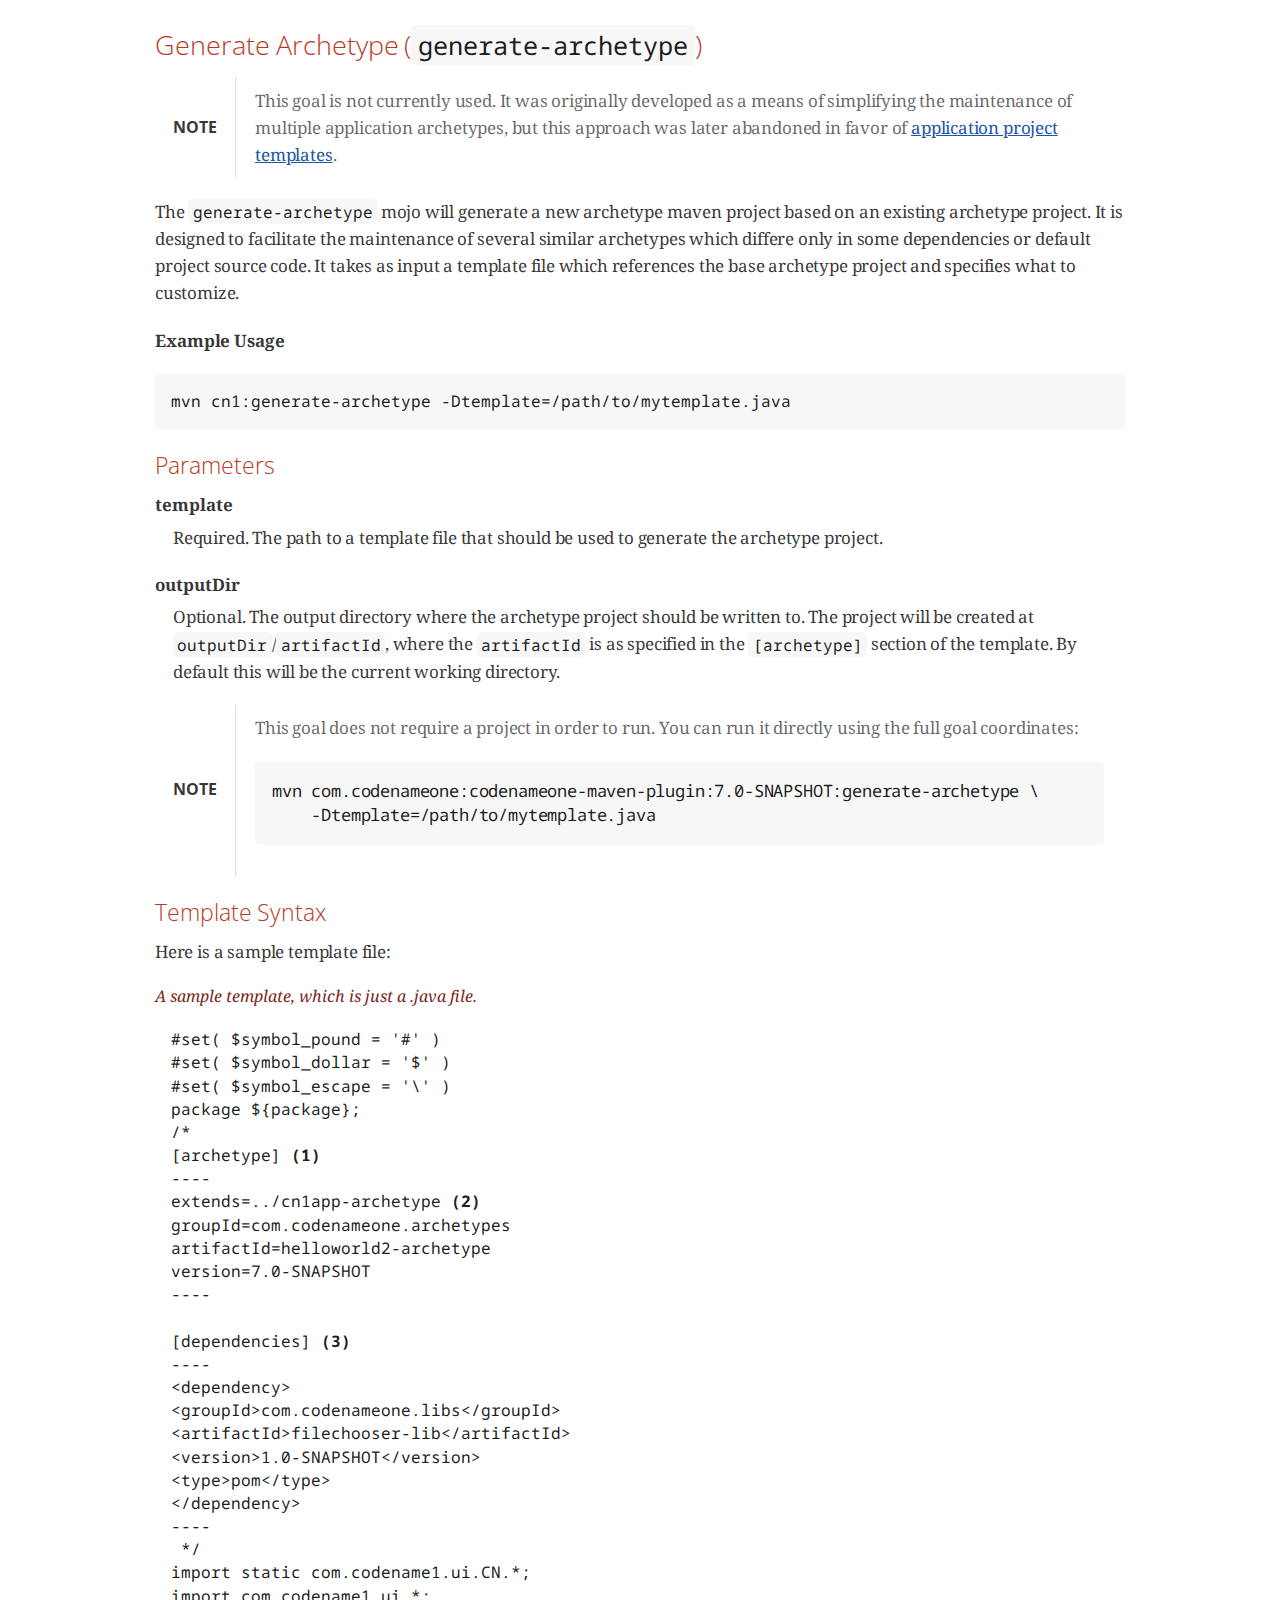
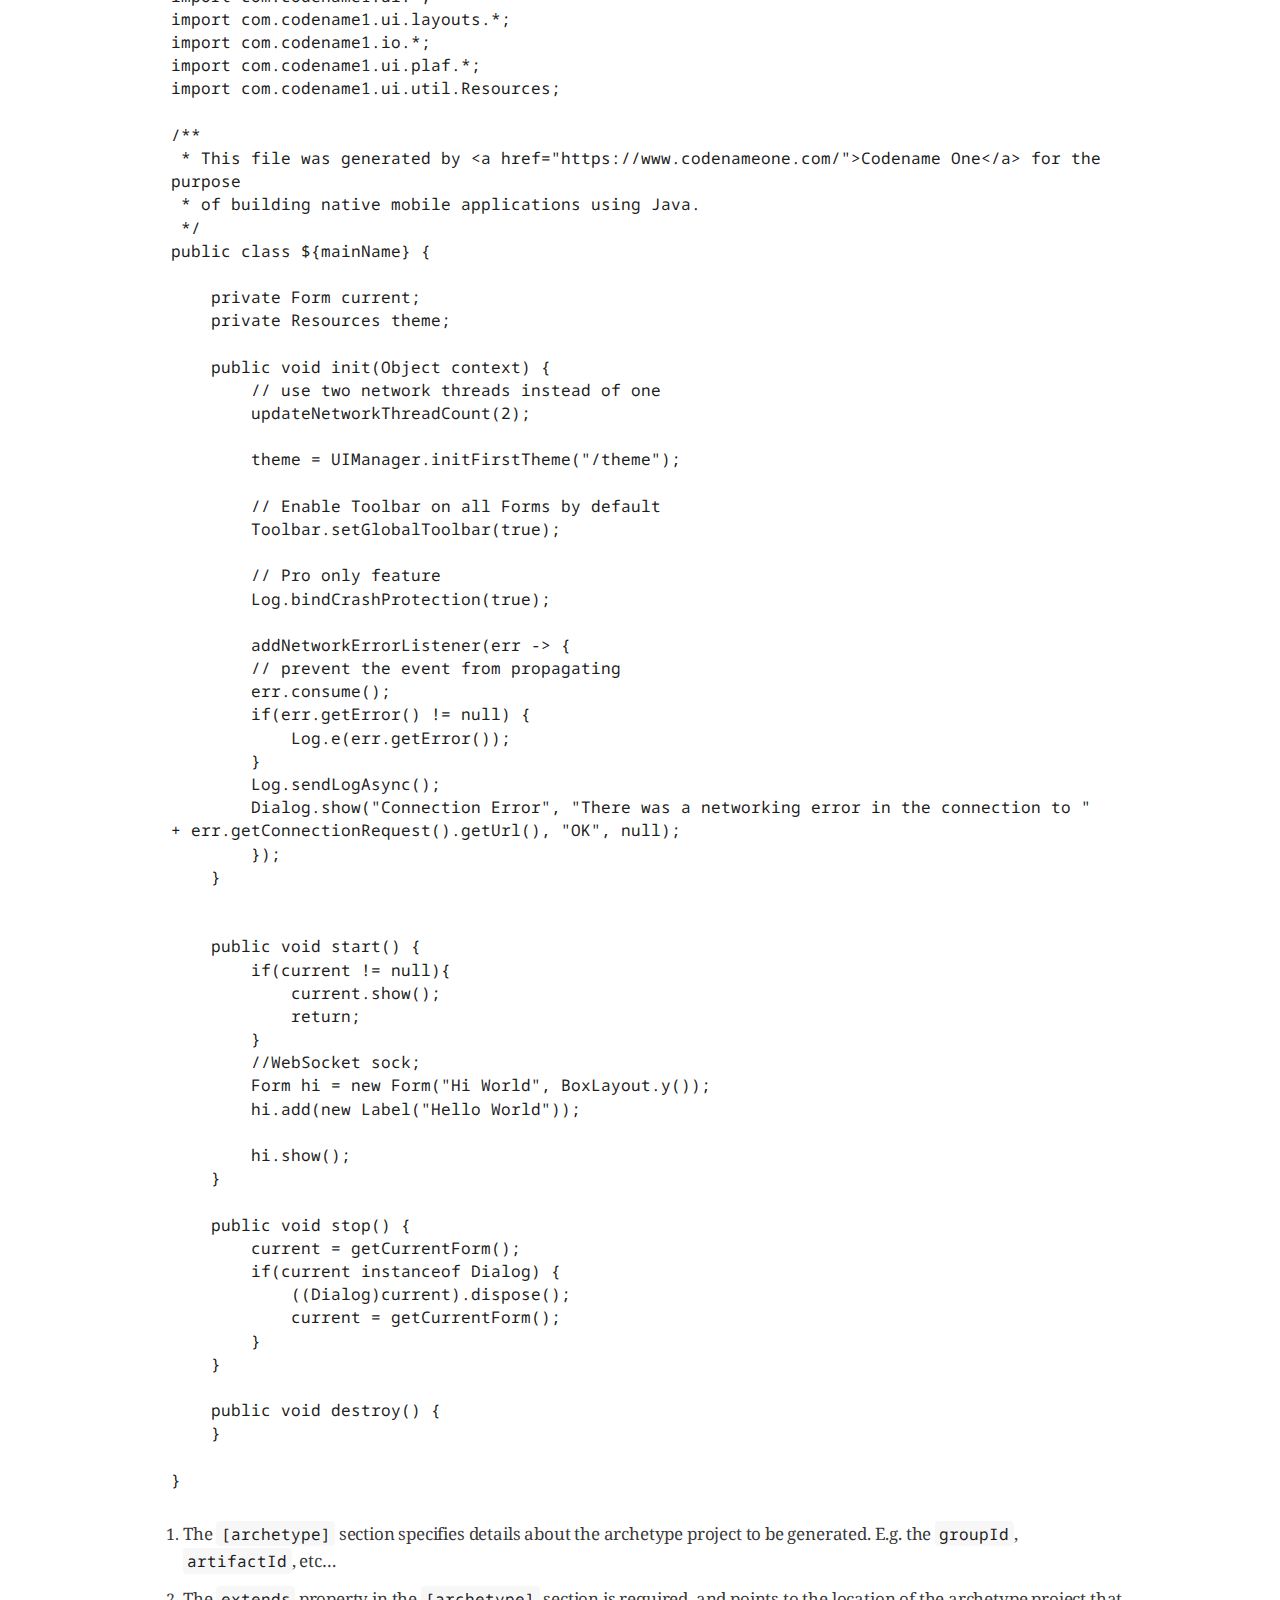
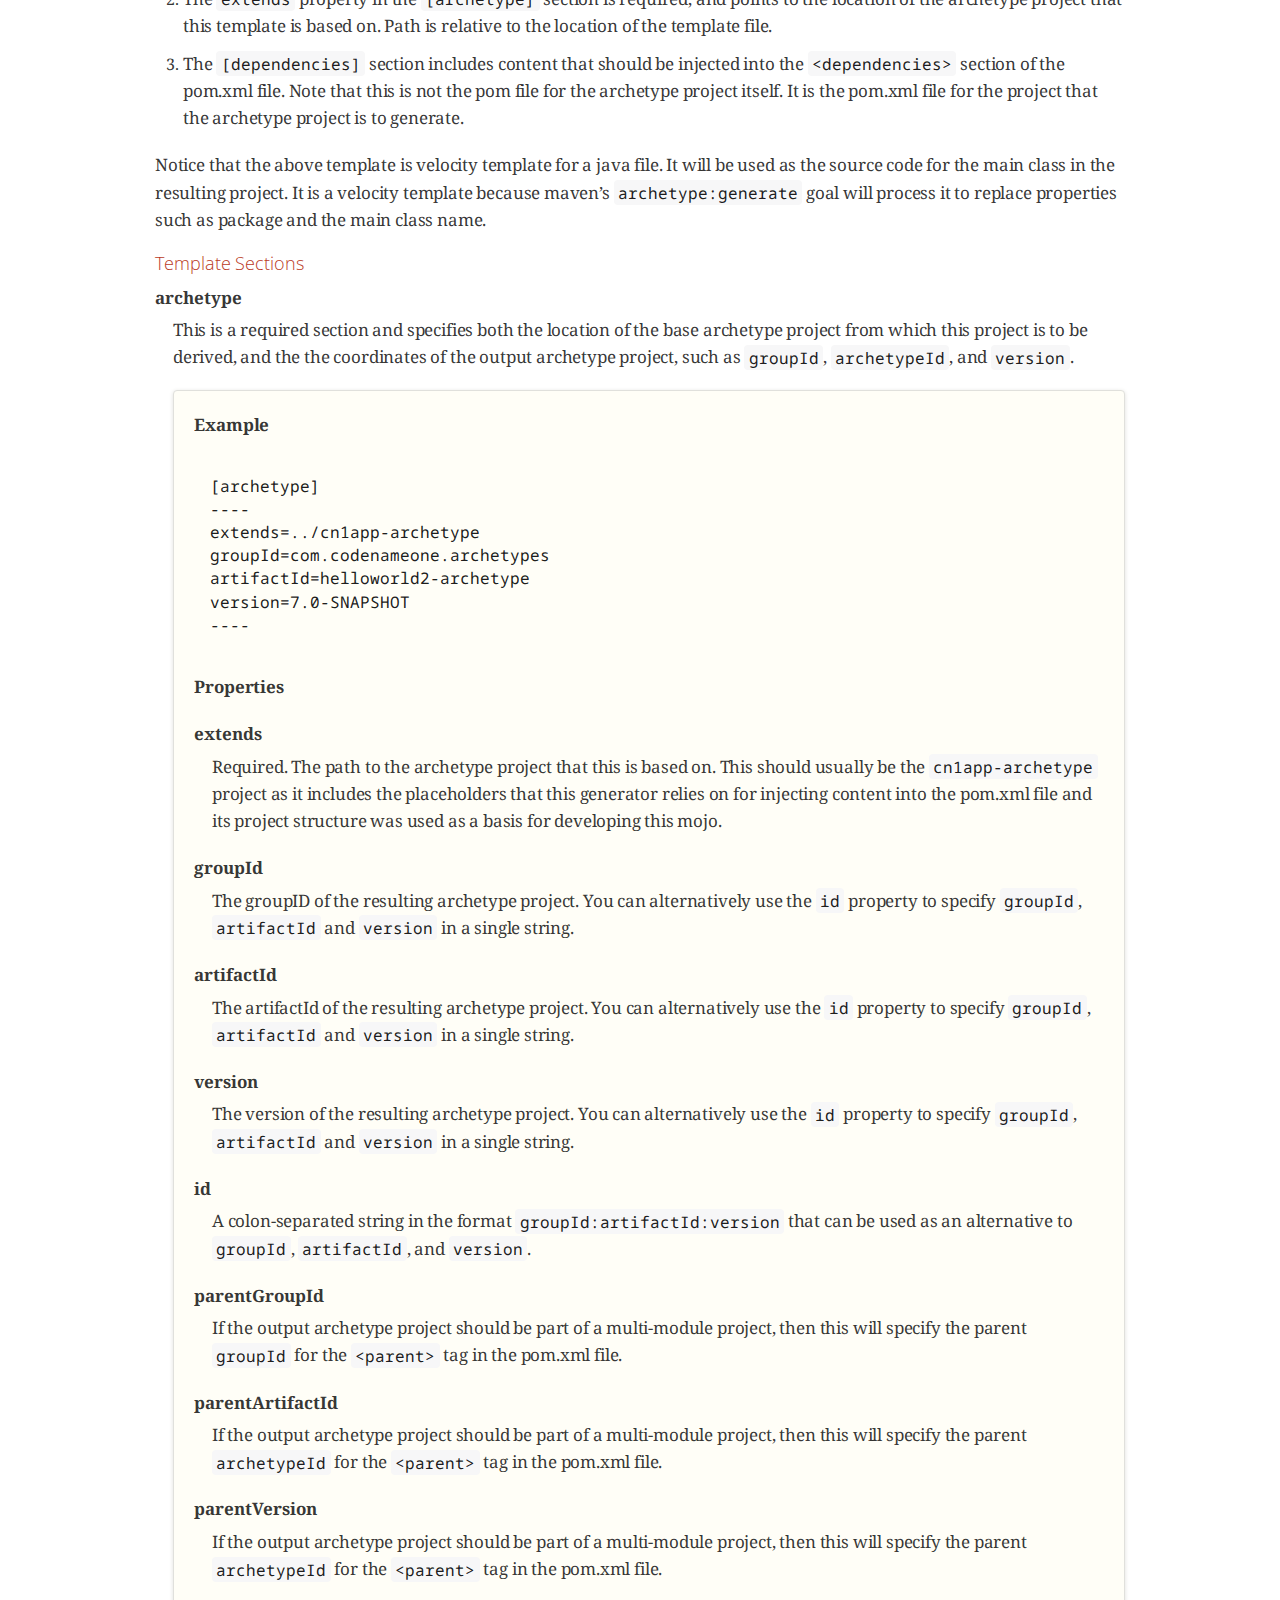
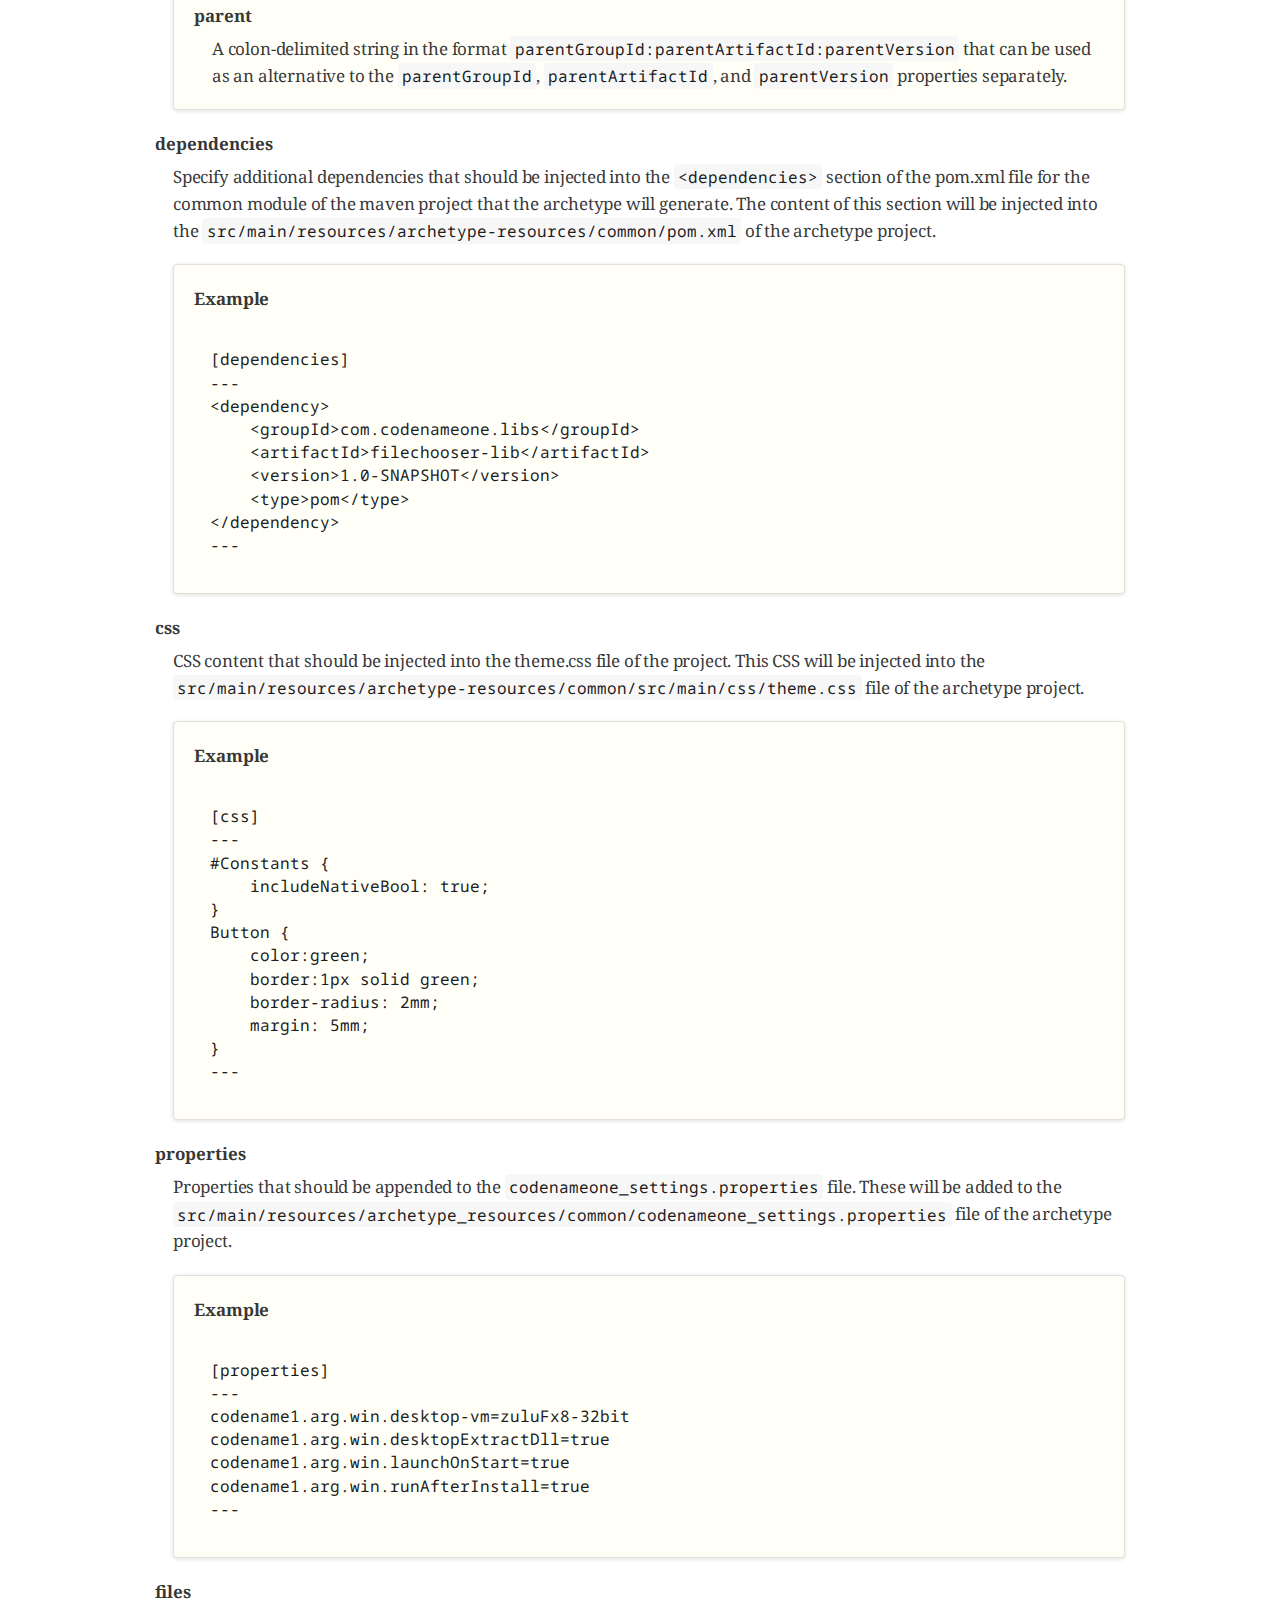
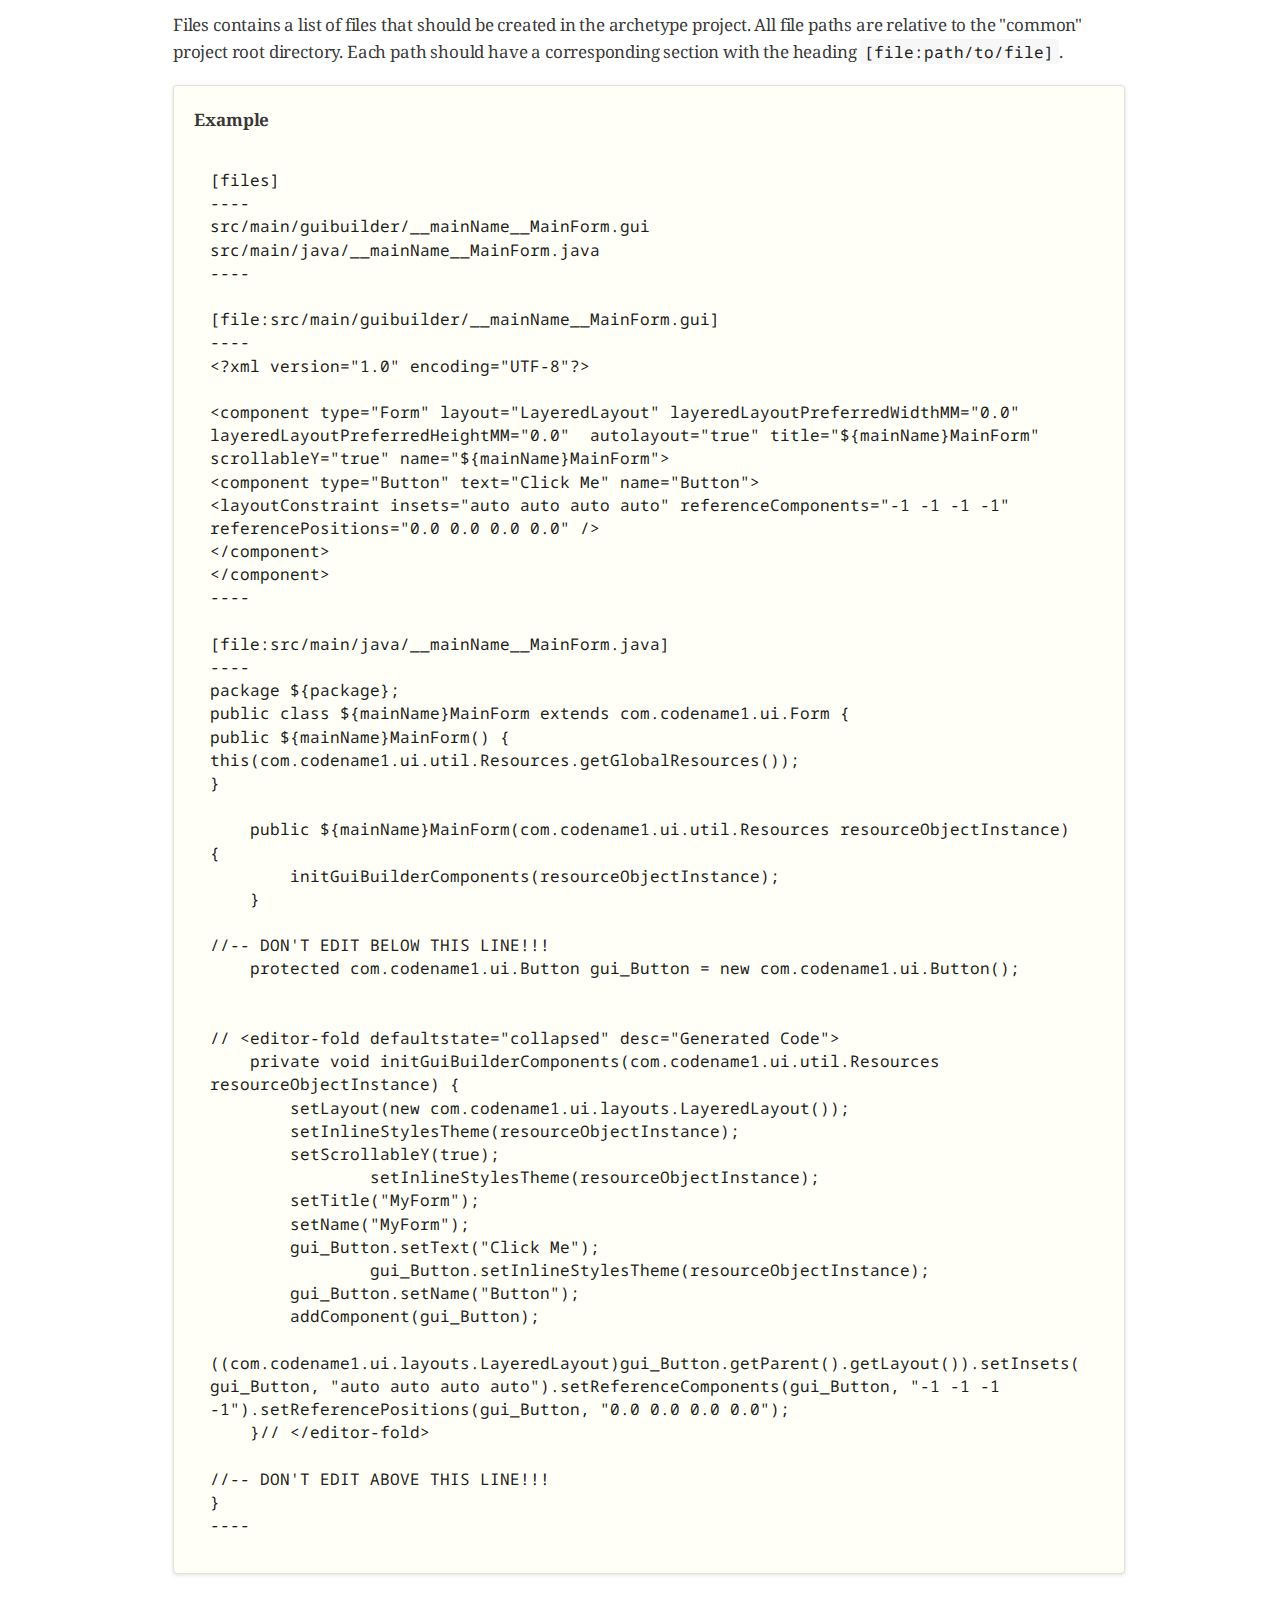
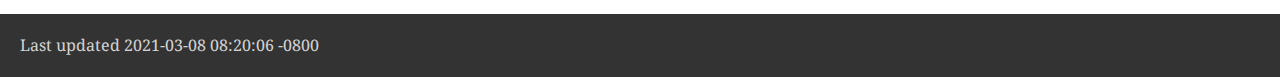
<file: appendix_goal_generate_archetype.html>
<!DOCTYPE html>
<html lang="en">
<head>
<meta charset="UTF-8">
<meta http-equiv="X-UA-Compatible" content="IE=edge">
<meta name="viewport" content="width=device-width, initial-scale=1.0">
<meta name="generator" content="Asciidoctor 2.0.12">
<title>Generate Archetype (generate-archetype)</title>
<link rel="stylesheet" href="https://fonts.googleapis.com/css?family=Open+Sans:300,300italic,400,400italic,600,600italic%7CNoto+Serif:400,400italic,700,700italic%7CDroid+Sans+Mono:400,700">
<style>
/* Asciidoctor default stylesheet | MIT License | https://asciidoctor.org */
/* Uncomment @import statement to use as custom stylesheet */
/*@import "https://fonts.googleapis.com/css?family=Open+Sans:300,300italic,400,400italic,600,600italic%7CNoto+Serif:400,400italic,700,700italic%7CDroid+Sans+Mono:400,700";*/
article,aside,details,figcaption,figure,footer,header,hgroup,main,nav,section{display:block}
audio,video{display:inline-block}
audio:not([controls]){display:none;height:0}
html{font-family:sans-serif;-ms-text-size-adjust:100%;-webkit-text-size-adjust:100%}
a{background:none}
a:focus{outline:thin dotted}
a:active,a:hover{outline:0}
h1{font-size:2em;margin:.67em 0}
abbr[title]{border-bottom:1px dotted}
b,strong{font-weight:bold}
dfn{font-style:italic}
hr{-moz-box-sizing:content-box;box-sizing:content-box;height:0}
mark{background:#ff0;color:#000}
code,kbd,pre,samp{font-family:monospace;font-size:1em}
pre{white-space:pre-wrap}
q{quotes:"\201C" "\201D" "\2018" "\2019"}
small{font-size:80%}
sub,sup{font-size:75%;line-height:0;position:relative;vertical-align:baseline}
sup{top:-.5em}
sub{bottom:-.25em}
img{border:0}
svg:not(:root){overflow:hidden}
figure{margin:0}
fieldset{border:1px solid silver;margin:0 2px;padding:.35em .625em .75em}
legend{border:0;padding:0}
button,input,select,textarea{font-family:inherit;font-size:100%;margin:0}
button,input{line-height:normal}
button,select{text-transform:none}
button,html input[type="button"],input[type="reset"],input[type="submit"]{-webkit-appearance:button;cursor:pointer}
button[disabled],html input[disabled]{cursor:default}
input[type="checkbox"],input[type="radio"]{box-sizing:border-box;padding:0}
button::-moz-focus-inner,input::-moz-focus-inner{border:0;padding:0}
textarea{overflow:auto;vertical-align:top}
table{border-collapse:collapse;border-spacing:0}
*,*::before,*::after{-moz-box-sizing:border-box;-webkit-box-sizing:border-box;box-sizing:border-box}
html,body{font-size:100%}
body{background:#fff;color:rgba(0,0,0,.8);padding:0;margin:0;font-family:"Noto Serif","DejaVu Serif",serif;font-weight:400;font-style:normal;line-height:1;position:relative;cursor:auto;tab-size:4;word-wrap:anywhere;-moz-osx-font-smoothing:grayscale;-webkit-font-smoothing:antialiased}
a:hover{cursor:pointer}
img,object,embed{max-width:100%;height:auto}
object,embed{height:100%}
img{-ms-interpolation-mode:bicubic}
.left{float:left!important}
.right{float:right!important}
.text-left{text-align:left!important}
.text-right{text-align:right!important}
.text-center{text-align:center!important}
.text-justify{text-align:justify!important}
.hide{display:none}
img,object,svg{display:inline-block;vertical-align:middle}
textarea{height:auto;min-height:50px}
select{width:100%}
.subheader,.admonitionblock td.content>.title,.audioblock>.title,.exampleblock>.title,.imageblock>.title,.listingblock>.title,.literalblock>.title,.stemblock>.title,.openblock>.title,.paragraph>.title,.quoteblock>.title,table.tableblock>.title,.verseblock>.title,.videoblock>.title,.dlist>.title,.olist>.title,.ulist>.title,.qlist>.title,.hdlist>.title{line-height:1.45;color:#7a2518;font-weight:400;margin-top:0;margin-bottom:.25em}
div,dl,dt,dd,ul,ol,li,h1,h2,h3,#toctitle,.sidebarblock>.content>.title,h4,h5,h6,pre,form,p,blockquote,th,td{margin:0;padding:0}
a{color:#2156a5;text-decoration:underline;line-height:inherit}
a:hover,a:focus{color:#1d4b8f}
a img{border:0}
p{font-family:inherit;font-weight:400;font-size:1em;line-height:1.6;margin-bottom:1.25em;text-rendering:optimizeLegibility}
p aside{font-size:.875em;line-height:1.35;font-style:italic}
h1,h2,h3,#toctitle,.sidebarblock>.content>.title,h4,h5,h6{font-family:"Open Sans","DejaVu Sans",sans-serif;font-weight:300;font-style:normal;color:#ba3925;text-rendering:optimizeLegibility;margin-top:1em;margin-bottom:.5em;line-height:1.0125em}
h1 small,h2 small,h3 small,#toctitle small,.sidebarblock>.content>.title small,h4 small,h5 small,h6 small{font-size:60%;color:#e99b8f;line-height:0}
h1{font-size:2.125em}
h2{font-size:1.6875em}
h3,#toctitle,.sidebarblock>.content>.title{font-size:1.375em}
h4,h5{font-size:1.125em}
h6{font-size:1em}
hr{border:solid #dddddf;border-width:1px 0 0;clear:both;margin:1.25em 0 1.1875em;height:0}
em,i{font-style:italic;line-height:inherit}
strong,b{font-weight:bold;line-height:inherit}
small{font-size:60%;line-height:inherit}
code{font-family:"Droid Sans Mono","DejaVu Sans Mono",monospace;font-weight:400;color:rgba(0,0,0,.9)}
ul,ol,dl{font-size:1em;line-height:1.6;margin-bottom:1.25em;list-style-position:outside;font-family:inherit}
ul,ol{margin-left:1.5em}
ul li ul,ul li ol{margin-left:1.25em;margin-bottom:0;font-size:1em}
ul.square li ul,ul.circle li ul,ul.disc li ul{list-style:inherit}
ul.square{list-style-type:square}
ul.circle{list-style-type:circle}
ul.disc{list-style-type:disc}
ol li ul,ol li ol{margin-left:1.25em;margin-bottom:0}
dl dt{margin-bottom:.3125em;font-weight:bold}
dl dd{margin-bottom:1.25em}
abbr,acronym{text-transform:uppercase;font-size:90%;color:rgba(0,0,0,.8);border-bottom:1px dotted #ddd;cursor:help}
abbr{text-transform:none}
blockquote{margin:0 0 1.25em;padding:.5625em 1.25em 0 1.1875em;border-left:1px solid #ddd}
blockquote cite{display:block;font-size:.9375em;color:rgba(0,0,0,.6)}
blockquote cite::before{content:"\2014 \0020"}
blockquote cite a,blockquote cite a:visited{color:rgba(0,0,0,.6)}
blockquote,blockquote p{line-height:1.6;color:rgba(0,0,0,.85)}
@media screen and (min-width:768px){h1,h2,h3,#toctitle,.sidebarblock>.content>.title,h4,h5,h6{line-height:1.2}
h1{font-size:2.75em}
h2{font-size:2.3125em}
h3,#toctitle,.sidebarblock>.content>.title{font-size:1.6875em}
h4{font-size:1.4375em}}
table{background:#fff;margin-bottom:1.25em;border:solid 1px #dedede;word-wrap:normal}
table thead,table tfoot{background:#f7f8f7}
table thead tr th,table thead tr td,table tfoot tr th,table tfoot tr td{padding:.5em .625em .625em;font-size:inherit;color:rgba(0,0,0,.8);text-align:left}
table tr th,table tr td{padding:.5625em .625em;font-size:inherit;color:rgba(0,0,0,.8)}
table tr.even,table tr.alt{background:#f8f8f7}
table thead tr th,table tfoot tr th,table tbody tr td,table tr td,table tfoot tr td{line-height:1.6}
h1,h2,h3,#toctitle,.sidebarblock>.content>.title,h4,h5,h6{line-height:1.2;word-spacing:-.05em}
h1 strong,h2 strong,h3 strong,#toctitle strong,.sidebarblock>.content>.title strong,h4 strong,h5 strong,h6 strong{font-weight:400}
.center{margin-left:auto;margin-right:auto}
.stretch{width:100%}
.clearfix::before,.clearfix::after,.float-group::before,.float-group::after{content:" ";display:table}
.clearfix::after,.float-group::after{clear:both}
:not(pre).nobreak{word-wrap:normal}
:not(pre).nowrap{white-space:nowrap}
:not(pre).pre-wrap{white-space:pre-wrap}
:not(pre):not([class^=L])>code{font-size:.9375em;font-style:normal!important;letter-spacing:0;padding:.1em .5ex;word-spacing:-.15em;background:#f7f7f8;-webkit-border-radius:4px;border-radius:4px;line-height:1.45;text-rendering:optimizeSpeed}
pre{color:rgba(0,0,0,.9);font-family:"Droid Sans Mono","DejaVu Sans Mono",monospace;line-height:1.45;text-rendering:optimizeSpeed}
pre code,pre pre{color:inherit;font-size:inherit;line-height:inherit}
pre>code{display:block}
pre.nowrap,pre.nowrap pre{white-space:pre;word-wrap:normal}
em em{font-style:normal}
strong strong{font-weight:400}
.keyseq{color:rgba(51,51,51,.8)}
kbd{font-family:"Droid Sans Mono","DejaVu Sans Mono",monospace;display:inline-block;color:rgba(0,0,0,.8);font-size:.65em;line-height:1.45;background:#f7f7f7;border:1px solid #ccc;-webkit-border-radius:3px;border-radius:3px;-webkit-box-shadow:0 1px 0 rgba(0,0,0,.2),0 0 0 .1em white inset;box-shadow:0 1px 0 rgba(0,0,0,.2),0 0 0 .1em #fff inset;margin:0 .15em;padding:.2em .5em;vertical-align:middle;position:relative;top:-.1em;white-space:nowrap}
.keyseq kbd:first-child{margin-left:0}
.keyseq kbd:last-child{margin-right:0}
.menuseq,.menuref{color:#000}
.menuseq b:not(.caret),.menuref{font-weight:inherit}
.menuseq{word-spacing:-.02em}
.menuseq b.caret{font-size:1.25em;line-height:.8}
.menuseq i.caret{font-weight:bold;text-align:center;width:.45em}
b.button::before,b.button::after{position:relative;top:-1px;font-weight:400}
b.button::before{content:"[";padding:0 3px 0 2px}
b.button::after{content:"]";padding:0 2px 0 3px}
p a>code:hover{color:rgba(0,0,0,.9)}
#header,#content,#footnotes,#footer{width:100%;margin-left:auto;margin-right:auto;margin-top:0;margin-bottom:0;max-width:62.5em;*zoom:1;position:relative;padding-left:.9375em;padding-right:.9375em}
#header::before,#header::after,#content::before,#content::after,#footnotes::before,#footnotes::after,#footer::before,#footer::after{content:" ";display:table}
#header::after,#content::after,#footnotes::after,#footer::after{clear:both}
#content{margin-top:1.25em}
#content::before{content:none}
#header>h1:first-child{color:rgba(0,0,0,.85);margin-top:2.25rem;margin-bottom:0}
#header>h1:first-child+#toc{margin-top:8px;border-top:1px solid #dddddf}
#header>h1:only-child,body.toc2 #header>h1:nth-last-child(2){border-bottom:1px solid #dddddf;padding-bottom:8px}
#header .details{border-bottom:1px solid #dddddf;line-height:1.45;padding-top:.25em;padding-bottom:.25em;padding-left:.25em;color:rgba(0,0,0,.6);display:-ms-flexbox;display:-webkit-flex;display:flex;-ms-flex-flow:row wrap;-webkit-flex-flow:row wrap;flex-flow:row wrap}
#header .details span:first-child{margin-left:-.125em}
#header .details span.email a{color:rgba(0,0,0,.85)}
#header .details br{display:none}
#header .details br+span::before{content:"\00a0\2013\00a0"}
#header .details br+span.author::before{content:"\00a0\22c5\00a0";color:rgba(0,0,0,.85)}
#header .details br+span#revremark::before{content:"\00a0|\00a0"}
#header #revnumber{text-transform:capitalize}
#header #revnumber::after{content:"\00a0"}
#content>h1:first-child:not([class]){color:rgba(0,0,0,.85);border-bottom:1px solid #dddddf;padding-bottom:8px;margin-top:0;padding-top:1rem;margin-bottom:1.25rem}
#toc{border-bottom:1px solid #e7e7e9;padding-bottom:.5em}
#toc>ul{margin-left:.125em}
#toc ul.sectlevel0>li>a{font-style:italic}
#toc ul.sectlevel0 ul.sectlevel1{margin:.5em 0}
#toc ul{font-family:"Open Sans","DejaVu Sans",sans-serif;list-style-type:none}
#toc li{line-height:1.3334;margin-top:.3334em}
#toc a{text-decoration:none}
#toc a:active{text-decoration:underline}
#toctitle{color:#7a2518;font-size:1.2em}
@media screen and (min-width:768px){#toctitle{font-size:1.375em}
body.toc2{padding-left:15em;padding-right:0}
#toc.toc2{margin-top:0!important;background:#f8f8f7;position:fixed;width:15em;left:0;top:0;border-right:1px solid #e7e7e9;border-top-width:0!important;border-bottom-width:0!important;z-index:1000;padding:1.25em 1em;height:100%;overflow:auto}
#toc.toc2 #toctitle{margin-top:0;margin-bottom:.8rem;font-size:1.2em}
#toc.toc2>ul{font-size:.9em;margin-bottom:0}
#toc.toc2 ul ul{margin-left:0;padding-left:1em}
#toc.toc2 ul.sectlevel0 ul.sectlevel1{padding-left:0;margin-top:.5em;margin-bottom:.5em}
body.toc2.toc-right{padding-left:0;padding-right:15em}
body.toc2.toc-right #toc.toc2{border-right-width:0;border-left:1px solid #e7e7e9;left:auto;right:0}}
@media screen and (min-width:1280px){body.toc2{padding-left:20em;padding-right:0}
#toc.toc2{width:20em}
#toc.toc2 #toctitle{font-size:1.375em}
#toc.toc2>ul{font-size:.95em}
#toc.toc2 ul ul{padding-left:1.25em}
body.toc2.toc-right{padding-left:0;padding-right:20em}}
#content #toc{border-style:solid;border-width:1px;border-color:#e0e0dc;margin-bottom:1.25em;padding:1.25em;background:#f8f8f7;-webkit-border-radius:4px;border-radius:4px}
#content #toc>:first-child{margin-top:0}
#content #toc>:last-child{margin-bottom:0}
#footer{max-width:none;background:rgba(0,0,0,.8);padding:1.25em}
#footer-text{color:rgba(255,255,255,.8);line-height:1.44}
#content{margin-bottom:.625em}
.sect1{padding-bottom:.625em}
@media screen and (min-width:768px){#content{margin-bottom:1.25em}
.sect1{padding-bottom:1.25em}}
.sect1:last-child{padding-bottom:0}
.sect1+.sect1{border-top:1px solid #e7e7e9}
#content h1>a.anchor,h2>a.anchor,h3>a.anchor,#toctitle>a.anchor,.sidebarblock>.content>.title>a.anchor,h4>a.anchor,h5>a.anchor,h6>a.anchor{position:absolute;z-index:1001;width:1.5ex;margin-left:-1.5ex;display:block;text-decoration:none!important;visibility:hidden;text-align:center;font-weight:400}
#content h1>a.anchor::before,h2>a.anchor::before,h3>a.anchor::before,#toctitle>a.anchor::before,.sidebarblock>.content>.title>a.anchor::before,h4>a.anchor::before,h5>a.anchor::before,h6>a.anchor::before{content:"\00A7";font-size:.85em;display:block;padding-top:.1em}
#content h1:hover>a.anchor,#content h1>a.anchor:hover,h2:hover>a.anchor,h2>a.anchor:hover,h3:hover>a.anchor,#toctitle:hover>a.anchor,.sidebarblock>.content>.title:hover>a.anchor,h3>a.anchor:hover,#toctitle>a.anchor:hover,.sidebarblock>.content>.title>a.anchor:hover,h4:hover>a.anchor,h4>a.anchor:hover,h5:hover>a.anchor,h5>a.anchor:hover,h6:hover>a.anchor,h6>a.anchor:hover{visibility:visible}
#content h1>a.link,h2>a.link,h3>a.link,#toctitle>a.link,.sidebarblock>.content>.title>a.link,h4>a.link,h5>a.link,h6>a.link{color:#ba3925;text-decoration:none}
#content h1>a.link:hover,h2>a.link:hover,h3>a.link:hover,#toctitle>a.link:hover,.sidebarblock>.content>.title>a.link:hover,h4>a.link:hover,h5>a.link:hover,h6>a.link:hover{color:#a53221}
details,.audioblock,.imageblock,.literalblock,.listingblock,.stemblock,.videoblock{margin-bottom:1.25em}
details>summary:first-of-type{cursor:pointer;display:list-item;outline:none;margin-bottom:.75em}
.admonitionblock td.content>.title,.audioblock>.title,.exampleblock>.title,.imageblock>.title,.listingblock>.title,.literalblock>.title,.stemblock>.title,.openblock>.title,.paragraph>.title,.quoteblock>.title,table.tableblock>.title,.verseblock>.title,.videoblock>.title,.dlist>.title,.olist>.title,.ulist>.title,.qlist>.title,.hdlist>.title{text-rendering:optimizeLegibility;text-align:left;font-family:"Noto Serif","DejaVu Serif",serif;font-size:1rem;font-style:italic}
table.tableblock.fit-content>caption.title{white-space:nowrap;width:0}
.paragraph.lead>p,#preamble>.sectionbody>[class="paragraph"]:first-of-type p{font-size:1.21875em;line-height:1.6;color:rgba(0,0,0,.85)}
table.tableblock #preamble>.sectionbody>[class="paragraph"]:first-of-type p{font-size:inherit}
.admonitionblock>table{border-collapse:separate;border:0;background:none;width:100%}
.admonitionblock>table td.icon{text-align:center;width:80px}
.admonitionblock>table td.icon img{max-width:none}
.admonitionblock>table td.icon .title{font-weight:bold;font-family:"Open Sans","DejaVu Sans",sans-serif;text-transform:uppercase}
.admonitionblock>table td.content{padding-left:1.125em;padding-right:1.25em;border-left:1px solid #dddddf;color:rgba(0,0,0,.6);word-wrap:anywhere}
.admonitionblock>table td.content>:last-child>:last-child{margin-bottom:0}
.exampleblock>.content{border-style:solid;border-width:1px;border-color:#e6e6e6;margin-bottom:1.25em;padding:1.25em;background:#fff;-webkit-border-radius:4px;border-radius:4px}
.exampleblock>.content>:first-child{margin-top:0}
.exampleblock>.content>:last-child{margin-bottom:0}
.sidebarblock{border-style:solid;border-width:1px;border-color:#dbdbd6;margin-bottom:1.25em;padding:1.25em;background:#f3f3f2;-webkit-border-radius:4px;border-radius:4px}
.sidebarblock>:first-child{margin-top:0}
.sidebarblock>:last-child{margin-bottom:0}
.sidebarblock>.content>.title{color:#7a2518;margin-top:0;text-align:center}
.exampleblock>.content>:last-child>:last-child,.exampleblock>.content .olist>ol>li:last-child>:last-child,.exampleblock>.content .ulist>ul>li:last-child>:last-child,.exampleblock>.content .qlist>ol>li:last-child>:last-child,.sidebarblock>.content>:last-child>:last-child,.sidebarblock>.content .olist>ol>li:last-child>:last-child,.sidebarblock>.content .ulist>ul>li:last-child>:last-child,.sidebarblock>.content .qlist>ol>li:last-child>:last-child{margin-bottom:0}
.literalblock pre,.listingblock>.content>pre{-webkit-border-radius:4px;border-radius:4px;overflow-x:auto;padding:1em;font-size:.8125em}
@media screen and (min-width:768px){.literalblock pre,.listingblock>.content>pre{font-size:.90625em}}
@media screen and (min-width:1280px){.literalblock pre,.listingblock>.content>pre{font-size:1em}}
.literalblock pre,.listingblock>.content>pre:not(.highlight),.listingblock>.content>pre[class="highlight"],.listingblock>.content>pre[class^="highlight "]{background:#f7f7f8}
.literalblock.output pre{color:#f7f7f8;background:rgba(0,0,0,.9)}
.listingblock>.content{position:relative}
.listingblock code[data-lang]::before{display:none;content:attr(data-lang);position:absolute;font-size:.75em;top:.425rem;right:.5rem;line-height:1;text-transform:uppercase;color:inherit;opacity:.5}
.listingblock:hover code[data-lang]::before{display:block}
.listingblock.terminal pre .command::before{content:attr(data-prompt);padding-right:.5em;color:inherit;opacity:.5}
.listingblock.terminal pre .command:not([data-prompt])::before{content:"$"}
.listingblock pre.highlightjs{padding:0}
.listingblock pre.highlightjs>code{padding:1em;-webkit-border-radius:4px;border-radius:4px}
.listingblock pre.prettyprint{border-width:0}
.prettyprint{background:#f7f7f8}
pre.prettyprint .linenums{line-height:1.45;margin-left:2em}
pre.prettyprint li{background:none;list-style-type:inherit;padding-left:0}
pre.prettyprint li code[data-lang]::before{opacity:1}
pre.prettyprint li:not(:first-child) code[data-lang]::before{display:none}
table.linenotable{border-collapse:separate;border:0;margin-bottom:0;background:none}
table.linenotable td[class]{color:inherit;vertical-align:top;padding:0;line-height:inherit;white-space:normal}
table.linenotable td.code{padding-left:.75em}
table.linenotable td.linenos{border-right:1px solid currentColor;opacity:.35;padding-right:.5em}
pre.pygments .lineno{border-right:1px solid currentColor;opacity:.35;display:inline-block;margin-right:.75em}
pre.pygments .lineno::before{content:"";margin-right:-.125em}
.quoteblock{margin:0 1em 1.25em 1.5em;display:table}
.quoteblock:not(.excerpt)>.title{margin-left:-1.5em;margin-bottom:.75em}
.quoteblock blockquote,.quoteblock p{color:rgba(0,0,0,.85);font-size:1.15rem;line-height:1.75;word-spacing:.1em;letter-spacing:0;font-style:italic;text-align:justify}
.quoteblock blockquote{margin:0;padding:0;border:0}
.quoteblock blockquote::before{content:"\201c";float:left;font-size:2.75em;font-weight:bold;line-height:.6em;margin-left:-.6em;color:#7a2518;text-shadow:0 1px 2px rgba(0,0,0,.1)}
.quoteblock blockquote>.paragraph:last-child p{margin-bottom:0}
.quoteblock .attribution{margin-top:.75em;margin-right:.5ex;text-align:right}
.verseblock{margin:0 1em 1.25em}
.verseblock pre{font-family:"Open Sans","DejaVu Sans",sans;font-size:1.15rem;color:rgba(0,0,0,.85);font-weight:300;text-rendering:optimizeLegibility}
.verseblock pre strong{font-weight:400}
.verseblock .attribution{margin-top:1.25rem;margin-left:.5ex}
.quoteblock .attribution,.verseblock .attribution{font-size:.9375em;line-height:1.45;font-style:italic}
.quoteblock .attribution br,.verseblock .attribution br{display:none}
.quoteblock .attribution cite,.verseblock .attribution cite{display:block;letter-spacing:-.025em;color:rgba(0,0,0,.6)}
.quoteblock.abstract blockquote::before,.quoteblock.excerpt blockquote::before,.quoteblock .quoteblock blockquote::before{display:none}
.quoteblock.abstract blockquote,.quoteblock.abstract p,.quoteblock.excerpt blockquote,.quoteblock.excerpt p,.quoteblock .quoteblock blockquote,.quoteblock .quoteblock p{line-height:1.6;word-spacing:0}
.quoteblock.abstract{margin:0 1em 1.25em;display:block}
.quoteblock.abstract>.title{margin:0 0 .375em;font-size:1.15em;text-align:center}
.quoteblock.excerpt>blockquote,.quoteblock .quoteblock{padding:0 0 .25em 1em;border-left:.25em solid #dddddf}
.quoteblock.excerpt,.quoteblock .quoteblock{margin-left:0}
.quoteblock.excerpt blockquote,.quoteblock.excerpt p,.quoteblock .quoteblock blockquote,.quoteblock .quoteblock p{color:inherit;font-size:1.0625rem}
.quoteblock.excerpt .attribution,.quoteblock .quoteblock .attribution{color:inherit;text-align:left;margin-right:0}
p.tableblock:last-child{margin-bottom:0}
td.tableblock>.content{margin-bottom:1.25em;word-wrap:anywhere}
td.tableblock>.content>:last-child{margin-bottom:-1.25em}
table.tableblock,th.tableblock,td.tableblock{border:0 solid #dedede}
table.grid-all>*>tr>*{border-width:1px}
table.grid-cols>*>tr>*{border-width:0 1px}
table.grid-rows>*>tr>*{border-width:1px 0}
table.frame-all{border-width:1px}
table.frame-ends{border-width:1px 0}
table.frame-sides{border-width:0 1px}
table.frame-none>colgroup+*>:first-child>*,table.frame-sides>colgroup+*>:first-child>*{border-top-width:0}
table.frame-none>:last-child>:last-child>*,table.frame-sides>:last-child>:last-child>*{border-bottom-width:0}
table.frame-none>*>tr>:first-child,table.frame-ends>*>tr>:first-child{border-left-width:0}
table.frame-none>*>tr>:last-child,table.frame-ends>*>tr>:last-child{border-right-width:0}
table.stripes-all tr,table.stripes-odd tr:nth-of-type(odd),table.stripes-even tr:nth-of-type(even),table.stripes-hover tr:hover{background:#f8f8f7}
th.halign-left,td.halign-left{text-align:left}
th.halign-right,td.halign-right{text-align:right}
th.halign-center,td.halign-center{text-align:center}
th.valign-top,td.valign-top{vertical-align:top}
th.valign-bottom,td.valign-bottom{vertical-align:bottom}
th.valign-middle,td.valign-middle{vertical-align:middle}
table thead th,table tfoot th{font-weight:bold}
tbody tr th{background:#f7f8f7}
tbody tr th,tbody tr th p,tfoot tr th,tfoot tr th p{color:rgba(0,0,0,.8);font-weight:bold}
p.tableblock>code:only-child{background:none;padding:0}
p.tableblock{font-size:1em}
ol{margin-left:1.75em}
ul li ol{margin-left:1.5em}
dl dd{margin-left:1.125em}
dl dd:last-child,dl dd:last-child>:last-child{margin-bottom:0}
ol>li p,ul>li p,ul dd,ol dd,.olist .olist,.ulist .ulist,.ulist .olist,.olist .ulist{margin-bottom:.625em}
ul.checklist,ul.none,ol.none,ul.no-bullet,ol.no-bullet,ol.unnumbered,ul.unstyled,ol.unstyled{list-style-type:none}
ul.no-bullet,ol.no-bullet,ol.unnumbered{margin-left:.625em}
ul.unstyled,ol.unstyled{margin-left:0}
ul.checklist{margin-left:.625em}
ul.checklist li>p:first-child>.fa-square-o:first-child,ul.checklist li>p:first-child>.fa-check-square-o:first-child{width:1.25em;font-size:.8em;position:relative;bottom:.125em}
ul.checklist li>p:first-child>input[type="checkbox"]:first-child{margin-right:.25em}
ul.inline{display:-ms-flexbox;display:-webkit-box;display:flex;-ms-flex-flow:row wrap;-webkit-flex-flow:row wrap;flex-flow:row wrap;list-style:none;margin:0 0 .625em -1.25em}
ul.inline>li{margin-left:1.25em}
.unstyled dl dt{font-weight:400;font-style:normal}
ol.arabic{list-style-type:decimal}
ol.decimal{list-style-type:decimal-leading-zero}
ol.loweralpha{list-style-type:lower-alpha}
ol.upperalpha{list-style-type:upper-alpha}
ol.lowerroman{list-style-type:lower-roman}
ol.upperroman{list-style-type:upper-roman}
ol.lowergreek{list-style-type:lower-greek}
.hdlist>table,.colist>table{border:0;background:none}
.hdlist>table>tbody>tr,.colist>table>tbody>tr{background:none}
td.hdlist1,td.hdlist2{vertical-align:top;padding:0 .625em}
td.hdlist1{font-weight:bold;padding-bottom:1.25em}
td.hdlist2{word-wrap:anywhere}
.literalblock+.colist,.listingblock+.colist{margin-top:-.5em}
.colist td:not([class]):first-child{padding:.4em .75em 0;line-height:1;vertical-align:top}
.colist td:not([class]):first-child img{max-width:none}
.colist td:not([class]):last-child{padding:.25em 0}
.thumb,.th{line-height:0;display:inline-block;border:solid 4px #fff;-webkit-box-shadow:0 0 0 1px #ddd;box-shadow:0 0 0 1px #ddd}
.imageblock.left{margin:.25em .625em 1.25em 0}
.imageblock.right{margin:.25em 0 1.25em .625em}
.imageblock>.title{margin-bottom:0}
.imageblock.thumb,.imageblock.th{border-width:6px}
.imageblock.thumb>.title,.imageblock.th>.title{padding:0 .125em}
.image.left,.image.right{margin-top:.25em;margin-bottom:.25em;display:inline-block;line-height:0}
.image.left{margin-right:.625em}
.image.right{margin-left:.625em}
a.image{text-decoration:none;display:inline-block}
a.image object{pointer-events:none}
sup.footnote,sup.footnoteref{font-size:.875em;position:static;vertical-align:super}
sup.footnote a,sup.footnoteref a{text-decoration:none}
sup.footnote a:active,sup.footnoteref a:active{text-decoration:underline}
#footnotes{padding-top:.75em;padding-bottom:.75em;margin-bottom:.625em}
#footnotes hr{width:20%;min-width:6.25em;margin:-.25em 0 .75em;border-width:1px 0 0}
#footnotes .footnote{padding:0 .375em 0 .225em;line-height:1.3334;font-size:.875em;margin-left:1.2em;margin-bottom:.2em}
#footnotes .footnote a:first-of-type{font-weight:bold;text-decoration:none;margin-left:-1.05em}
#footnotes .footnote:last-of-type{margin-bottom:0}
#content #footnotes{margin-top:-.625em;margin-bottom:0;padding:.75em 0}
.gist .file-data>table{border:0;background:#fff;width:100%;margin-bottom:0}
.gist .file-data>table td.line-data{width:99%}
div.unbreakable{page-break-inside:avoid}
.big{font-size:larger}
.small{font-size:smaller}
.underline{text-decoration:underline}
.overline{text-decoration:overline}
.line-through{text-decoration:line-through}
.aqua{color:#00bfbf}
.aqua-background{background:#00fafa}
.black{color:#000}
.black-background{background:#000}
.blue{color:#0000bf}
.blue-background{background:#0000fa}
.fuchsia{color:#bf00bf}
.fuchsia-background{background:#fa00fa}
.gray{color:#606060}
.gray-background{background:#7d7d7d}
.green{color:#006000}
.green-background{background:#007d00}
.lime{color:#00bf00}
.lime-background{background:#00fa00}
.maroon{color:#600000}
.maroon-background{background:#7d0000}
.navy{color:#000060}
.navy-background{background:#00007d}
.olive{color:#606000}
.olive-background{background:#7d7d00}
.purple{color:#600060}
.purple-background{background:#7d007d}
.red{color:#bf0000}
.red-background{background:#fa0000}
.silver{color:#909090}
.silver-background{background:#bcbcbc}
.teal{color:#006060}
.teal-background{background:#007d7d}
.white{color:#bfbfbf}
.white-background{background:#fafafa}
.yellow{color:#bfbf00}
.yellow-background{background:#fafa00}
span.icon>.fa{cursor:default}
a span.icon>.fa{cursor:inherit}
.admonitionblock td.icon [class^="fa icon-"]{font-size:2.5em;text-shadow:1px 1px 2px rgba(0,0,0,.5);cursor:default}
.admonitionblock td.icon .icon-note::before{content:"\f05a";color:#19407c}
.admonitionblock td.icon .icon-tip::before{content:"\f0eb";text-shadow:1px 1px 2px rgba(155,155,0,.8);color:#111}
.admonitionblock td.icon .icon-warning::before{content:"\f071";color:#bf6900}
.admonitionblock td.icon .icon-caution::before{content:"\f06d";color:#bf3400}
.admonitionblock td.icon .icon-important::before{content:"\f06a";color:#bf0000}
.conum[data-value]{display:inline-block;color:#fff!important;background:rgba(0,0,0,.8);-webkit-border-radius:50%;border-radius:50%;text-align:center;font-size:.75em;width:1.67em;height:1.67em;line-height:1.67em;font-family:"Open Sans","DejaVu Sans",sans-serif;font-style:normal;font-weight:bold}
.conum[data-value] *{color:#fff!important}
.conum[data-value]+b{display:none}
.conum[data-value]::after{content:attr(data-value)}
pre .conum[data-value]{position:relative;top:-.125em}
b.conum *{color:inherit!important}
.conum:not([data-value]):empty{display:none}
dt,th.tableblock,td.content,div.footnote{text-rendering:optimizeLegibility}
h1,h2,p,td.content,span.alt{letter-spacing:-.01em}
p strong,td.content strong,div.footnote strong{letter-spacing:-.005em}
p,blockquote,dt,td.content,span.alt{font-size:1.0625rem}
p{margin-bottom:1.25rem}
.sidebarblock p,.sidebarblock dt,.sidebarblock td.content,p.tableblock{font-size:1em}
.exampleblock>.content{background:#fffef7;border-color:#e0e0dc;-webkit-box-shadow:0 1px 4px #e0e0dc;box-shadow:0 1px 4px #e0e0dc}
.print-only{display:none!important}
@page{margin:1.25cm .75cm}
@media print{*{-webkit-box-shadow:none!important;box-shadow:none!important;text-shadow:none!important}
html{font-size:80%}
a{color:inherit!important;text-decoration:underline!important}
a.bare,a[href^="#"],a[href^="mailto:"]{text-decoration:none!important}
a[href^="http:"]:not(.bare)::after,a[href^="https:"]:not(.bare)::after{content:"(" attr(href) ")";display:inline-block;font-size:.875em;padding-left:.25em}
abbr[title]::after{content:" (" attr(title) ")"}
pre,blockquote,tr,img,object,svg{page-break-inside:avoid}
thead{display:table-header-group}
svg{max-width:100%}
p,blockquote,dt,td.content{font-size:1em;orphans:3;widows:3}
h2,h3,#toctitle,.sidebarblock>.content>.title{page-break-after:avoid}
#header,#content,#footnotes,#footer{max-width:none}
#toc,.sidebarblock,.exampleblock>.content{background:none!important}
#toc{border-bottom:1px solid #dddddf!important;padding-bottom:0!important}
body.book #header{text-align:center}
body.book #header>h1:first-child{border:0!important;margin:2.5em 0 1em}
body.book #header .details{border:0!important;display:block;padding:0!important}
body.book #header .details span:first-child{margin-left:0!important}
body.book #header .details br{display:block}
body.book #header .details br+span::before{content:none!important}
body.book #toc{border:0!important;text-align:left!important;padding:0!important;margin:0!important}
body.book #toc,body.book #preamble,body.book h1.sect0,body.book .sect1>h2{page-break-before:always}
.listingblock code[data-lang]::before{display:block}
#footer{padding:0 .9375em}
.hide-on-print{display:none!important}
.print-only{display:block!important}
.hide-for-print{display:none!important}
.show-for-print{display:inherit!important}}
@media print,amzn-kf8{#header>h1:first-child{margin-top:1.25rem}
.sect1{padding:0!important}
.sect1+.sect1{border:0}
#footer{background:none}
#footer-text{color:rgba(0,0,0,.6);font-size:.9em}}
@media amzn-kf8{#header,#content,#footnotes,#footer{padding:0}}
</style>
</head>
<body class="article">
<div id="header">
</div>
<div id="content">
<div class="sect2">
<h3 id="_generate_archetype_generate_archetype">Generate Archetype (<code>generate-archetype</code>)</h3>
<div class="admonitionblock note">
<table>
<tr>
<td class="icon">
<div class="title">Note</div>
</td>
<td class="content">
This goal is not currently used.  It was originally developed as a means of simplifying the maintenance of multiple application archetypes, but this approach was later abandoned in favor of <a href="#creating-project-templates">application project templates</a>.
</td>
</tr>
</table>
</div>
<div class="paragraph">
<p>The <code>generate-archetype</code> mojo will generate a new archetype maven project based on an existing archetype project.  It is designed to facilitate the maintenance of several similar archetypes which differe only in some dependencies or default project source code.  It takes as input a template file which references the base archetype project and specifies what to customize.</p>
</div>
<div class="paragraph">
<p><strong>Example Usage</strong></p>
</div>
<div class="literalblock">
<div class="content">
<pre>mvn cn1:generate-archetype -Dtemplate=/path/to/mytemplate.java</pre>
</div>
</div>
<div class="sect3">
<h4 id="_parameters">Parameters</h4>
<div class="dlist">
<dl>
<dt class="hdlist1">template</dt>
<dd>
<p>Required.  The path to a template file that should be used to generate the archetype project.</p>
</dd>
<dt class="hdlist1">outputDir</dt>
<dd>
<p>Optional. The output directory where the archetype project should be written to.  The project will be created at <code>outputDir</code>/<code>artifactId</code>, where the <code>artifactId</code> is as specified in the <code>[archetype]</code> section of the template.  By default this will be the current working directory.</p>
</dd>
</dl>
</div>
<div class="admonitionblock note">
<table>
<tr>
<td class="icon">
<div class="title">Note</div>
</td>
<td class="content">
<div class="paragraph">
<p>This goal does not require a project in order to run.  You can run it directly using the full goal coordinates:</p>
</div>
<div class="literalblock">
<div class="content">
<pre>mvn com.codenameone:codenameone-maven-plugin:7.0-SNAPSHOT:generate-archetype \
    -Dtemplate=/path/to/mytemplate.java</pre>
</div>
</div>
</td>
</tr>
</table>
</div>
</div>
<div class="sect3">
<h4 id="_template_syntax">Template Syntax</h4>
<div class="paragraph">
<p>Here is a sample template file:</p>
</div>
<div class="listingblock">
<div class="title">A sample template, which is just a .java file.</div>
<div class="content">
<pre class="CodeRay highlight"><code data-lang="text">#set( $symbol_pound = '#' )
#set( $symbol_dollar = '$' )
#set( $symbol_escape = '\' )
package ${package};
/*
[archetype] <b class="conum">(1)</b>
----
extends=../cn1app-archetype <b class="conum">(2)</b>
groupId=com.codenameone.archetypes
artifactId=helloworld2-archetype
version=7.0-SNAPSHOT
----

[dependencies] <b class="conum">(3)</b>
----
&lt;dependency&gt;
&lt;groupId&gt;com.codenameone.libs&lt;/groupId&gt;
&lt;artifactId&gt;filechooser-lib&lt;/artifactId&gt;
&lt;version&gt;1.0-SNAPSHOT&lt;/version&gt;
&lt;type&gt;pom&lt;/type&gt;
&lt;/dependency&gt;
----
 */
import static com.codename1.ui.CN.*;
import com.codename1.ui.*;
import com.codename1.ui.layouts.*;
import com.codename1.io.*;
import com.codename1.ui.plaf.*;
import com.codename1.ui.util.Resources;

/**
 * This file was generated by &lt;a href=&quot;https://www.codenameone.com/&quot;&gt;Codename One&lt;/a&gt; for the purpose
 * of building native mobile applications using Java.
 */
public class ${mainName} {

    private Form current;
    private Resources theme;

    public void init(Object context) {
        // use two network threads instead of one
        updateNetworkThreadCount(2);

        theme = UIManager.initFirstTheme(&quot;/theme&quot;);

        // Enable Toolbar on all Forms by default
        Toolbar.setGlobalToolbar(true);

        // Pro only feature
        Log.bindCrashProtection(true);

        addNetworkErrorListener(err -&gt; {
        // prevent the event from propagating
        err.consume();
        if(err.getError() != null) {
            Log.e(err.getError());
        }
        Log.sendLogAsync();
        Dialog.show(&quot;Connection Error&quot;, &quot;There was a networking error in the connection to &quot; + err.getConnectionRequest().getUrl(), &quot;OK&quot;, null);
        });
    }


    public void start() {
        if(current != null){
            current.show();
            return;
        }
        //WebSocket sock;
        Form hi = new Form(&quot;Hi World&quot;, BoxLayout.y());
        hi.add(new Label(&quot;Hello World&quot;));

        hi.show();
    }

    public void stop() {
        current = getCurrentForm();
        if(current instanceof Dialog) {
            ((Dialog)current).dispose();
            current = getCurrentForm();
        }
    }

    public void destroy() {
    }

}</code></pre>
</div>
</div>
<div class="colist arabic">
<ol>
<li>
<p>The <code>[archetype]</code> section specifies details about the archetype project to be generated.  E.g. the <code>groupId</code>, <code>artifactId</code>, etc&#8230;&#8203;</p>
</li>
<li>
<p>The <code>extends</code> property in the <code>[archetype]</code> section is required, and points to the location of the archetype project that this template is based on.  Path is relative to the location of the template file.</p>
</li>
<li>
<p>The <code>[dependencies]</code> section includes content that should be injected into the <code>&lt;dependencies&gt;</code> section of the pom.xml file.  Note that this is not the pom file for the archetype project itself.  It is the pom.xml file for the project that the archetype project is to generate.</p>
</li>
</ol>
</div>
<div class="paragraph">
<p>Notice that the above template is velocity template for a java file. It will be used as the source code for the main class in the resulting project.  It is a velocity template because maven&#8217;s <code>archetype:generate</code> goal will process it to replace properties such as package and the main class name.</p>
</div>
<div class="sect4">
<h5 id="_template_sections">Template Sections</h5>
<div class="dlist">
<dl>
<dt class="hdlist1">archetype</dt>
<dd>
<p>This is a required section and specifies both the location of the base archetype project from which this project is to be derived, and the the coordinates of the output archetype project, such as <code>groupId</code>, <code>archetypeId</code>, and <code>version</code>.</p>
<div class="exampleblock">
<div class="content">
<div class="paragraph">
<p><strong>Example</strong></p>
</div>
<div class="listingblock">
<div class="content">
<pre class="CodeRay highlight"><code data-lang="text">[archetype]
----
extends=../cn1app-archetype
groupId=com.codenameone.archetypes
artifactId=helloworld2-archetype
version=7.0-SNAPSHOT
----</code></pre>
</div>
</div>
<div class="paragraph">
<p><strong>Properties</strong></p>
</div>
<div class="dlist">
<dl>
<dt class="hdlist1">extends</dt>
<dd>
<p>Required. The path to the archetype project that this is based on.  This should usually be the <code>cn1app-archetype</code> project as it includes the placeholders that this generator relies on for injecting content into the pom.xml file and its project structure was used as a basis for developing this mojo.</p>
</dd>
<dt class="hdlist1">groupId</dt>
<dd>
<p>The groupID of the resulting archetype project.  You can alternatively use the <code>id</code> property to specify <code>groupId</code>, <code>artifactId</code> and <code>version</code> in a single string.</p>
</dd>
<dt class="hdlist1">artifactId</dt>
<dd>
<p>The artifactId of the resulting archetype project. You can alternatively use the <code>id</code> property to specify <code>groupId</code>, <code>artifactId</code> and <code>version</code> in a single string.</p>
</dd>
<dt class="hdlist1">version</dt>
<dd>
<p>The version of the resulting archetype project. You can alternatively use the <code>id</code> property to specify <code>groupId</code>, <code>artifactId</code> and <code>version</code> in a single string.</p>
</dd>
<dt class="hdlist1">id</dt>
<dd>
<p>A colon-separated string in the format <code>groupId:artifactId:version</code> that can be used as an alternative to <code>groupId</code>, <code>artifactId</code>, and <code>version</code>.</p>
</dd>
<dt class="hdlist1">parentGroupId</dt>
<dd>
<p>If the output archetype project should be part of a multi-module project, then this will specify the parent <code>groupId</code> for the <code>&lt;parent&gt;</code> tag in the pom.xml file.</p>
</dd>
<dt class="hdlist1">parentArtifactId</dt>
<dd>
<p>If the output archetype project should be part of a multi-module project, then this will specify the parent <code>archetypeId</code> for the <code>&lt;parent&gt;</code> tag in the pom.xml file.</p>
</dd>
<dt class="hdlist1">parentVersion</dt>
<dd>
<p>If the output archetype project should be part of a multi-module project, then this will specify the parent <code>archetypeId</code> for the <code>&lt;parent&gt;</code> tag in the pom.xml file.</p>
</dd>
<dt class="hdlist1">parent</dt>
<dd>
<p>A colon-delimited string in the format <code>parentGroupId:parentArtifactId:parentVersion</code> that can be used as an alternative to the <code>parentGroupId</code>, <code>parentArtifactId</code>, and <code>parentVersion</code> properties separately.</p>
</dd>
</dl>
</div>
</div>
</div>
</dd>
<dt class="hdlist1">dependencies</dt>
<dd>
<p>Specify additional dependencies that should be injected into the <code>&lt;dependencies&gt;</code> section of the pom.xml file for the common module of the maven project that the archetype will generate.  The content of this section will be injected into the <code>src/main/resources/archetype-resources/common/pom.xml</code> of the archetype project.</p>
<div class="exampleblock">
<div class="content">
<div class="paragraph">
<p><strong>Example</strong></p>
</div>
<div class="listingblock">
<div class="content">
<pre class="CodeRay highlight"><code data-lang="text">[dependencies]
---
&lt;dependency&gt;
    &lt;groupId&gt;com.codenameone.libs&lt;/groupId&gt;
    &lt;artifactId&gt;filechooser-lib&lt;/artifactId&gt;
    &lt;version&gt;1.0-SNAPSHOT&lt;/version&gt;
    &lt;type&gt;pom&lt;/type&gt;
&lt;/dependency&gt;
---</code></pre>
</div>
</div>
</div>
</div>
</dd>
<dt class="hdlist1">css</dt>
<dd>
<p>CSS content that should be injected into the theme.css file of the project.  This CSS will be injected into the <code>src/main/resources/archetype-resources/common/src/main/css/theme.css</code> file of the archetype project.</p>
<div class="exampleblock">
<div class="content">
<div class="paragraph">
<p><strong>Example</strong></p>
</div>
<div class="listingblock">
<div class="content">
<pre class="CodeRay highlight"><code data-lang="text">[css]
---
#Constants {
    includeNativeBool: true;
}
Button {
    color:green;
    border:1px solid green;
    border-radius: 2mm;
    margin: 5mm;
}
---</code></pre>
</div>
</div>
</div>
</div>
</dd>
<dt class="hdlist1">properties</dt>
<dd>
<p>Properties that should be appended to the <code>codenameone_settings.properties</code> file.  These will be added to the <code>src/main/resources/archetype_resources/common/codenameone_settings.properties</code> file of the archetype project.</p>
<div class="exampleblock">
<div class="content">
<div class="paragraph">
<p><strong>Example</strong></p>
</div>
<div class="listingblock">
<div class="content">
<pre class="CodeRay highlight"><code data-lang="text">[properties]
---
codename1.arg.win.desktop-vm=zuluFx8-32bit
codename1.arg.win.desktopExtractDll=true
codename1.arg.win.launchOnStart=true
codename1.arg.win.runAfterInstall=true
---</code></pre>
</div>
</div>
</div>
</div>
</dd>
<dt class="hdlist1">files</dt>
<dd>
<p>Files contains a list of files that should be created in the archetype project.  All file paths are relative to the "common" project root directory.  Each path should have a corresponding section with the heading <code>[file:path/to/file]</code>.</p>
<div class="exampleblock">
<div class="content">
<div class="paragraph">
<p><strong>Example</strong></p>
</div>
<div class="listingblock">
<div class="content">
<pre class="CodeRay highlight"><code data-lang="text">[files]
----
src/main/guibuilder/__mainName__MainForm.gui
src/main/java/__mainName__MainForm.java
----

[file:src/main/guibuilder/__mainName__MainForm.gui]
----
&lt;?xml version=&quot;1.0&quot; encoding=&quot;UTF-8&quot;?&gt;

&lt;component type=&quot;Form&quot; layout=&quot;LayeredLayout&quot; layeredLayoutPreferredWidthMM=&quot;0.0&quot; layeredLayoutPreferredHeightMM=&quot;0.0&quot;  autolayout=&quot;true&quot; title=&quot;${mainName}MainForm&quot; scrollableY=&quot;true&quot; name=&quot;${mainName}MainForm&quot;&gt;
&lt;component type=&quot;Button&quot; text=&quot;Click Me&quot; name=&quot;Button&quot;&gt;
&lt;layoutConstraint insets=&quot;auto auto auto auto&quot; referenceComponents=&quot;-1 -1 -1 -1&quot; referencePositions=&quot;0.0 0.0 0.0 0.0&quot; /&gt;
&lt;/component&gt;
&lt;/component&gt;
----

[file:src/main/java/__mainName__MainForm.java]
----
package ${package};
public class ${mainName}MainForm extends com.codename1.ui.Form {
public ${mainName}MainForm() {
this(com.codename1.ui.util.Resources.getGlobalResources());
}

    public ${mainName}MainForm(com.codename1.ui.util.Resources resourceObjectInstance) {
        initGuiBuilderComponents(resourceObjectInstance);
    }

//-- DON'T EDIT BELOW THIS LINE!!!
    protected com.codename1.ui.Button gui_Button = new com.codename1.ui.Button();


// &lt;editor-fold defaultstate=&quot;collapsed&quot; desc=&quot;Generated Code&quot;&gt;
    private void initGuiBuilderComponents(com.codename1.ui.util.Resources resourceObjectInstance) {
        setLayout(new com.codename1.ui.layouts.LayeredLayout());
        setInlineStylesTheme(resourceObjectInstance);
        setScrollableY(true);
                setInlineStylesTheme(resourceObjectInstance);
        setTitle(&quot;MyForm&quot;);
        setName(&quot;MyForm&quot;);
        gui_Button.setText(&quot;Click Me&quot;);
                gui_Button.setInlineStylesTheme(resourceObjectInstance);
        gui_Button.setName(&quot;Button&quot;);
        addComponent(gui_Button);
        ((com.codename1.ui.layouts.LayeredLayout)gui_Button.getParent().getLayout()).setInsets(gui_Button, &quot;auto auto auto auto&quot;).setReferenceComponents(gui_Button, &quot;-1 -1 -1 -1&quot;).setReferencePositions(gui_Button, &quot;0.0 0.0 0.0 0.0&quot;);
    }// &lt;/editor-fold&gt;

//-- DON'T EDIT ABOVE THIS LINE!!!
}
----</code></pre>
</div>
</div>
</div>
</div>
</dd>
</dl>
</div>
</div>
</div>
</div>
</div>
<div id="footer">
<div id="footer-text">
Last updated 2021-03-08 08:20:06 -0800
</div>
</div>
</body>
</html>
</file>
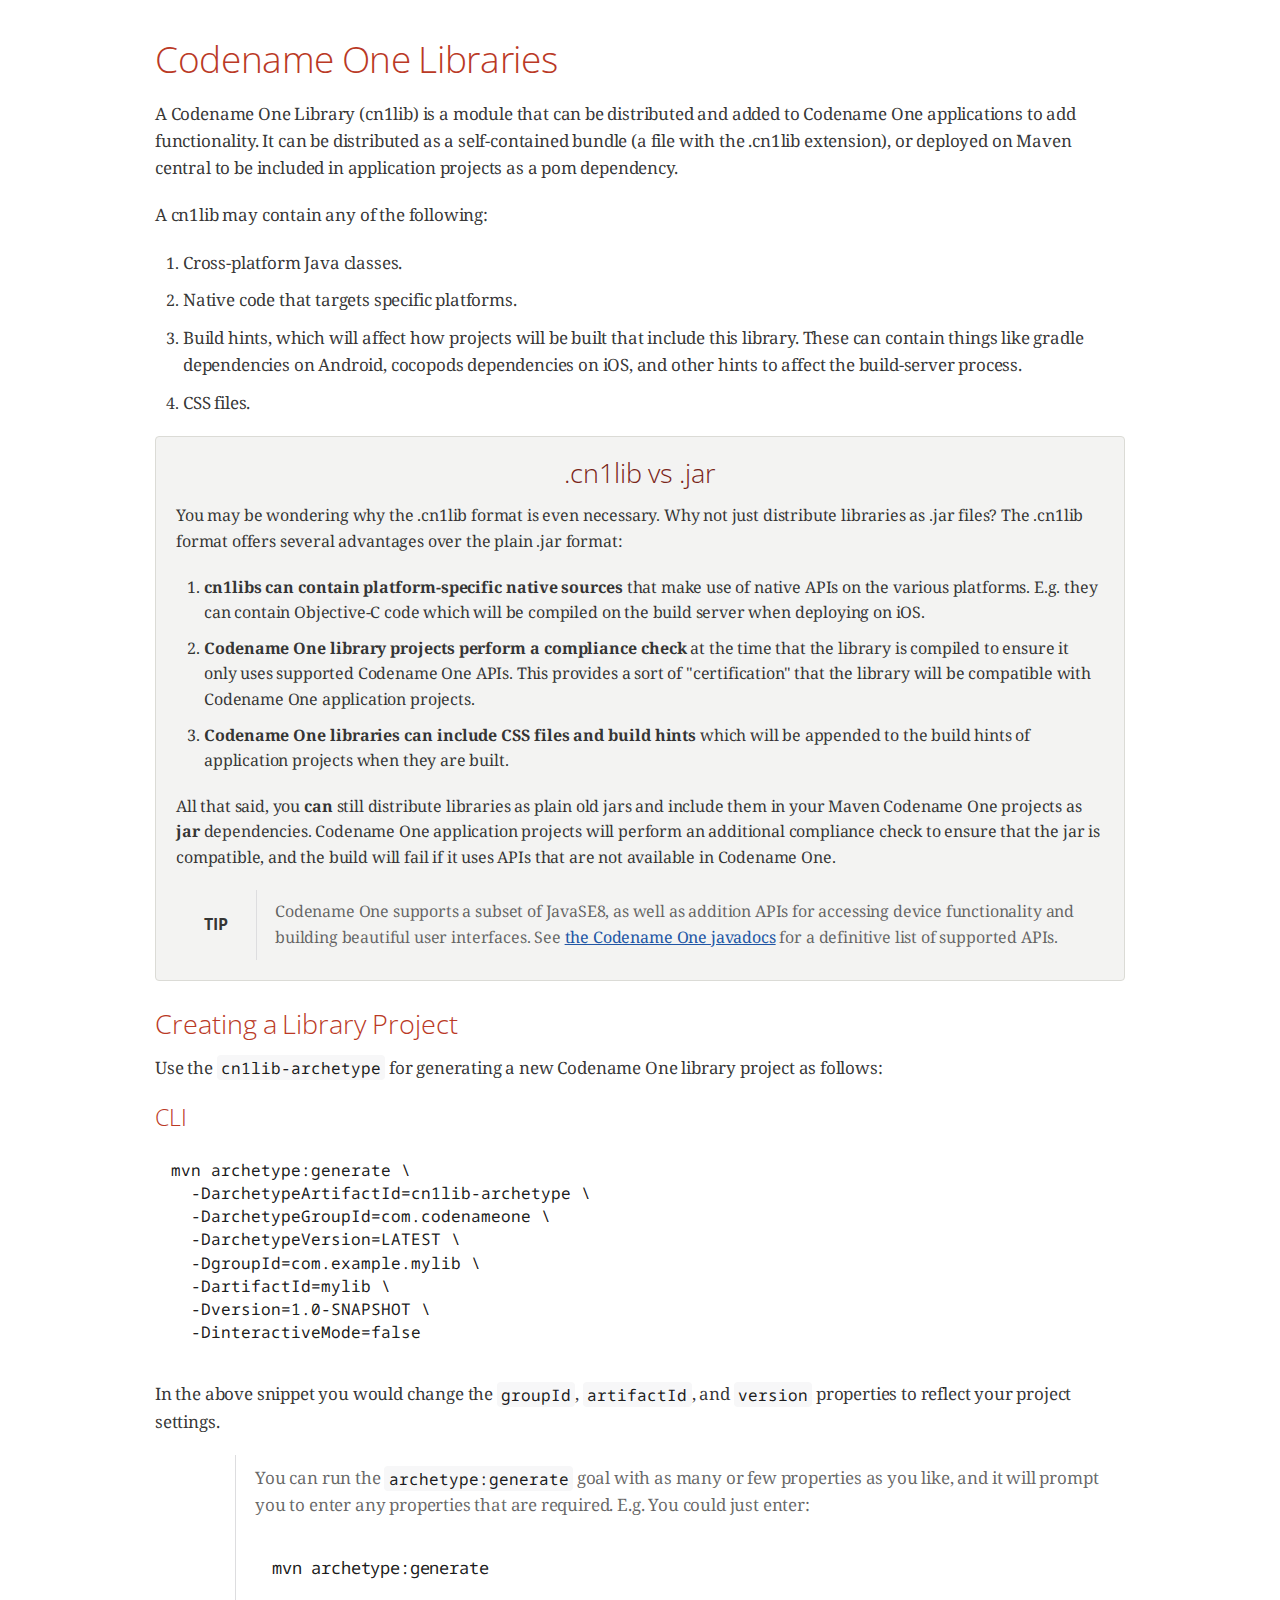
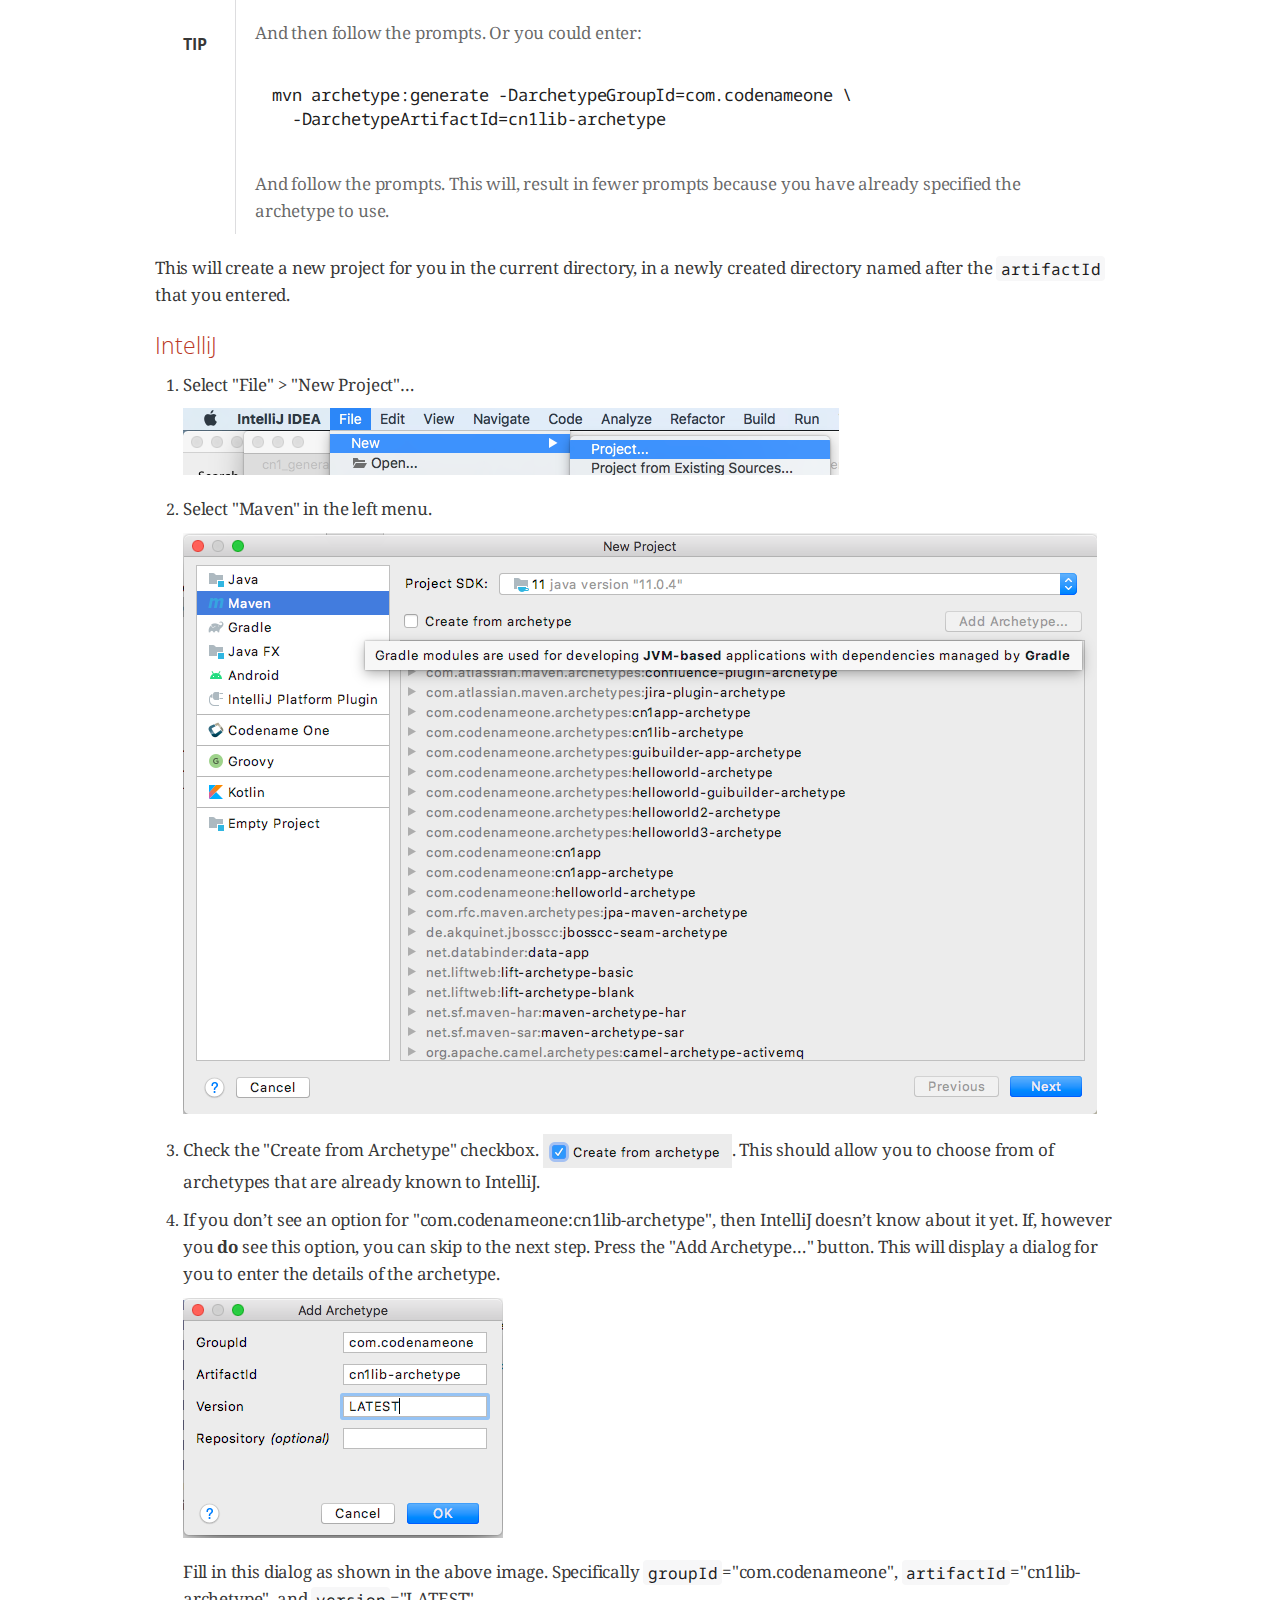
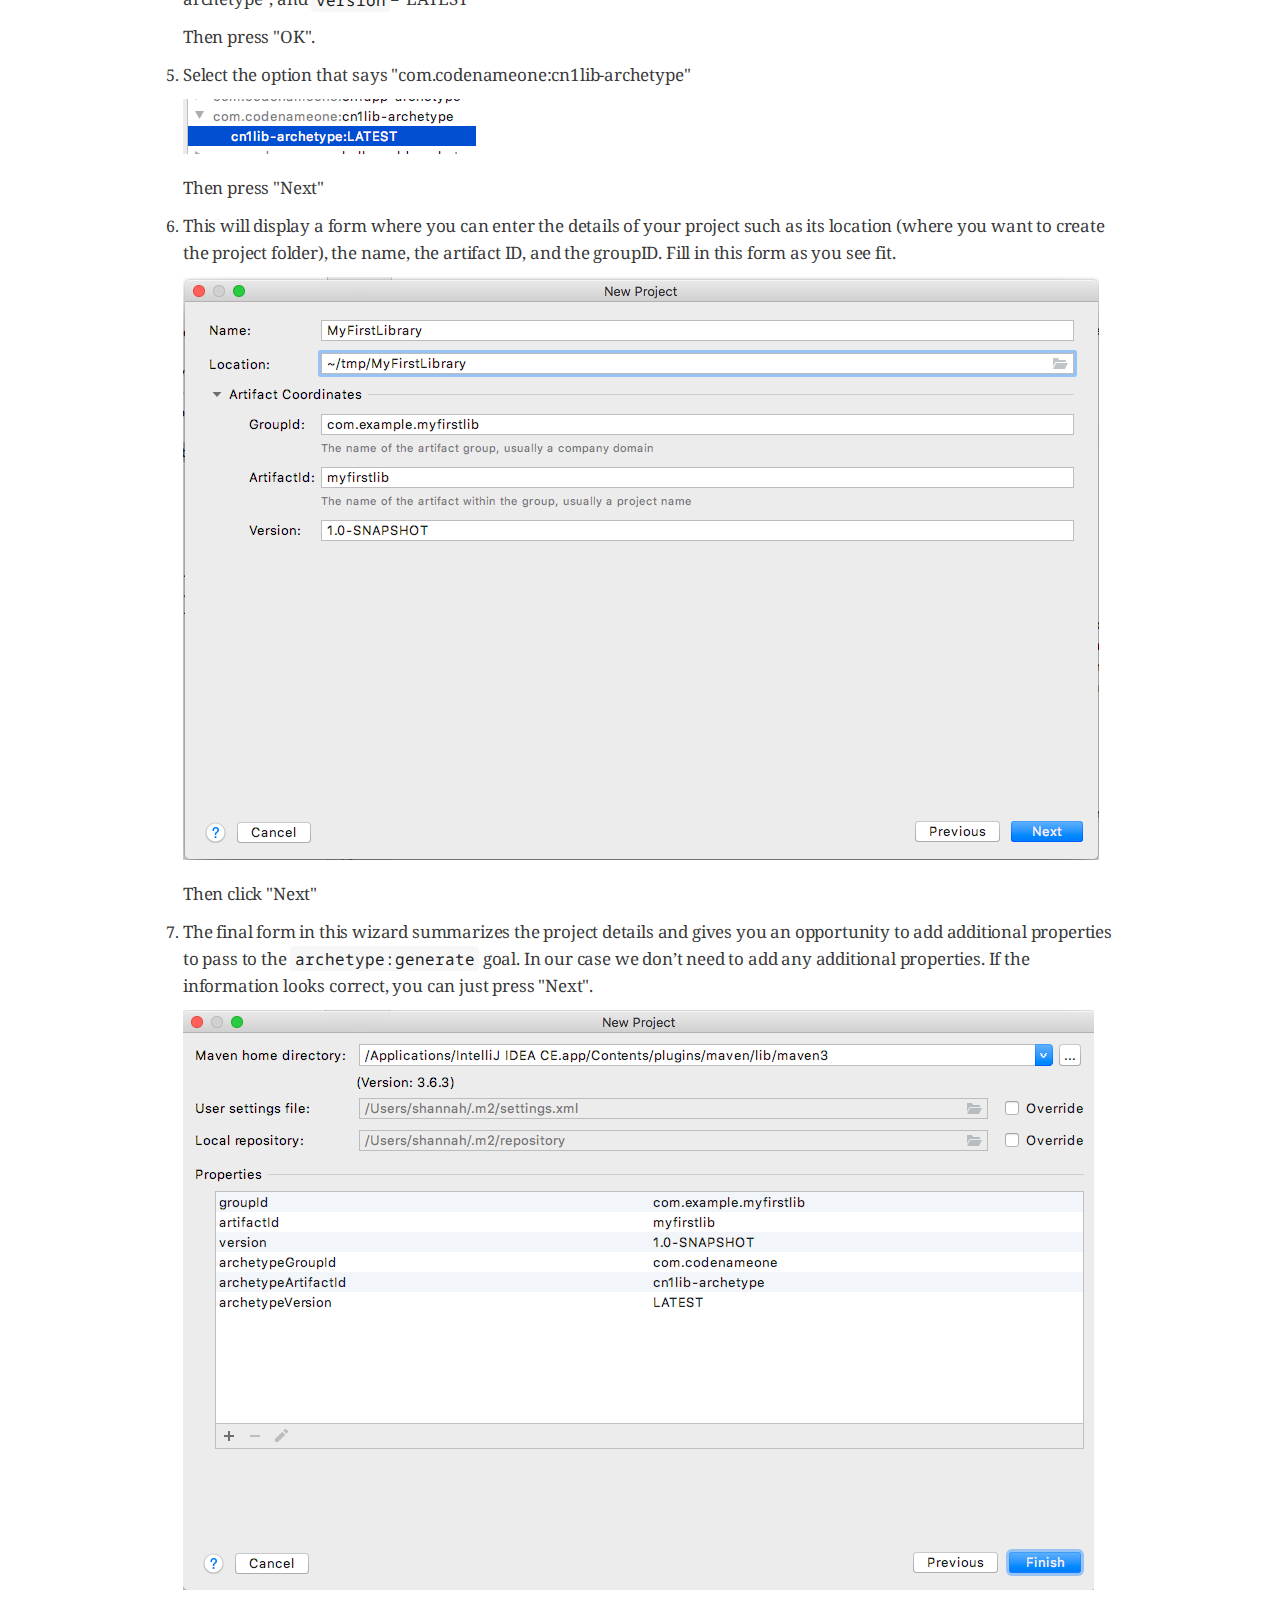
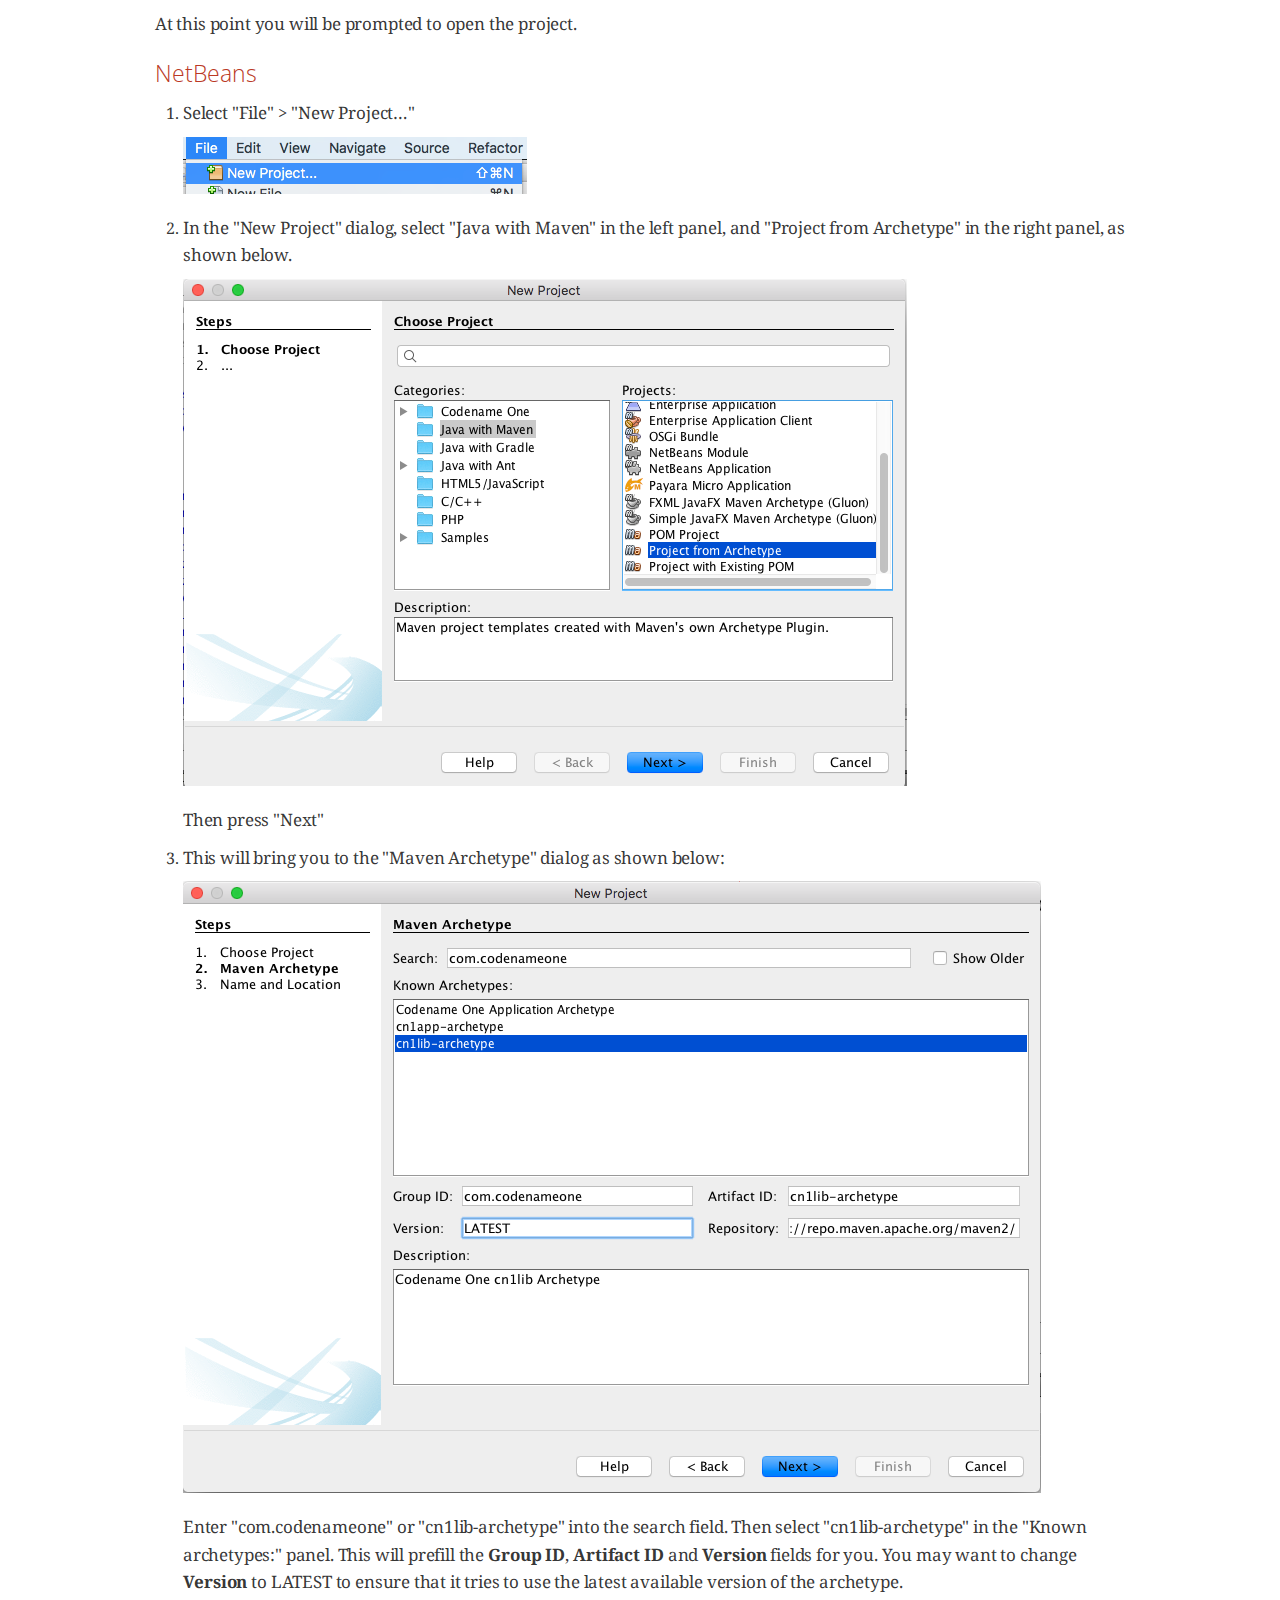
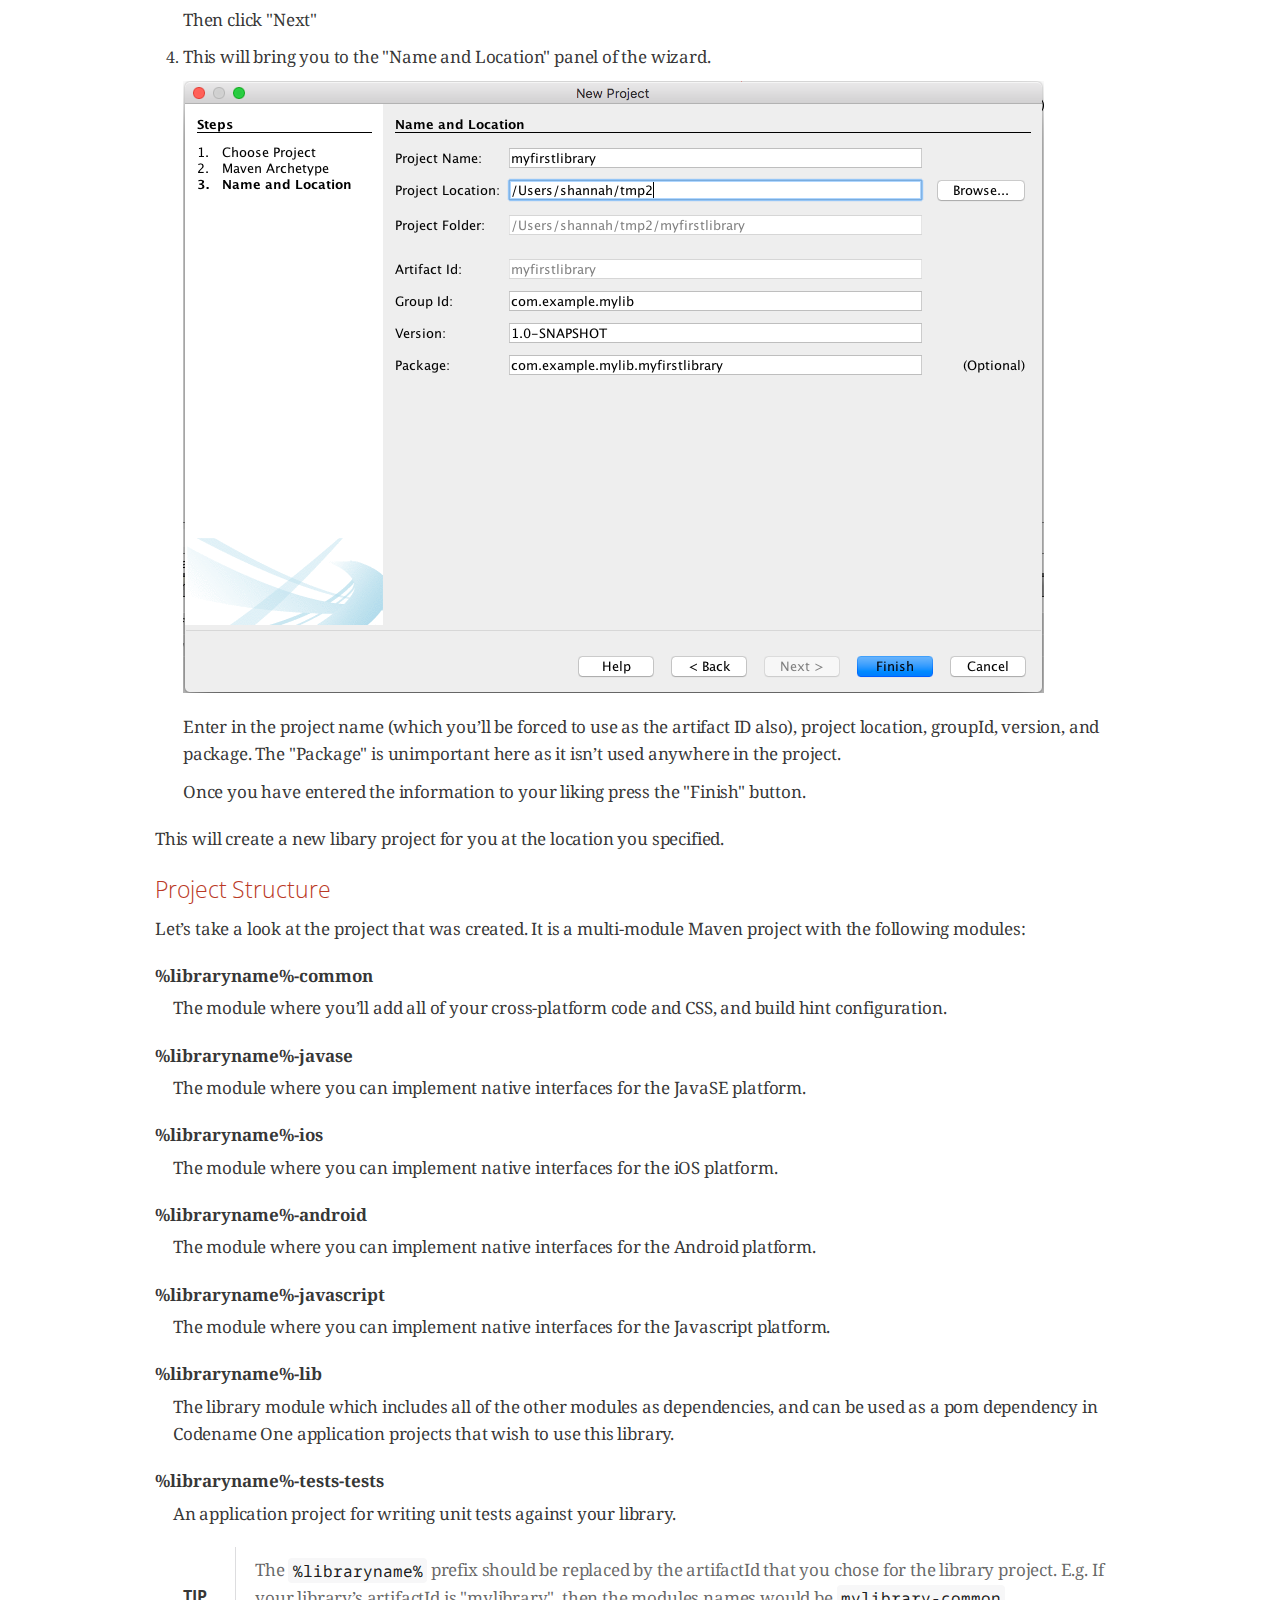
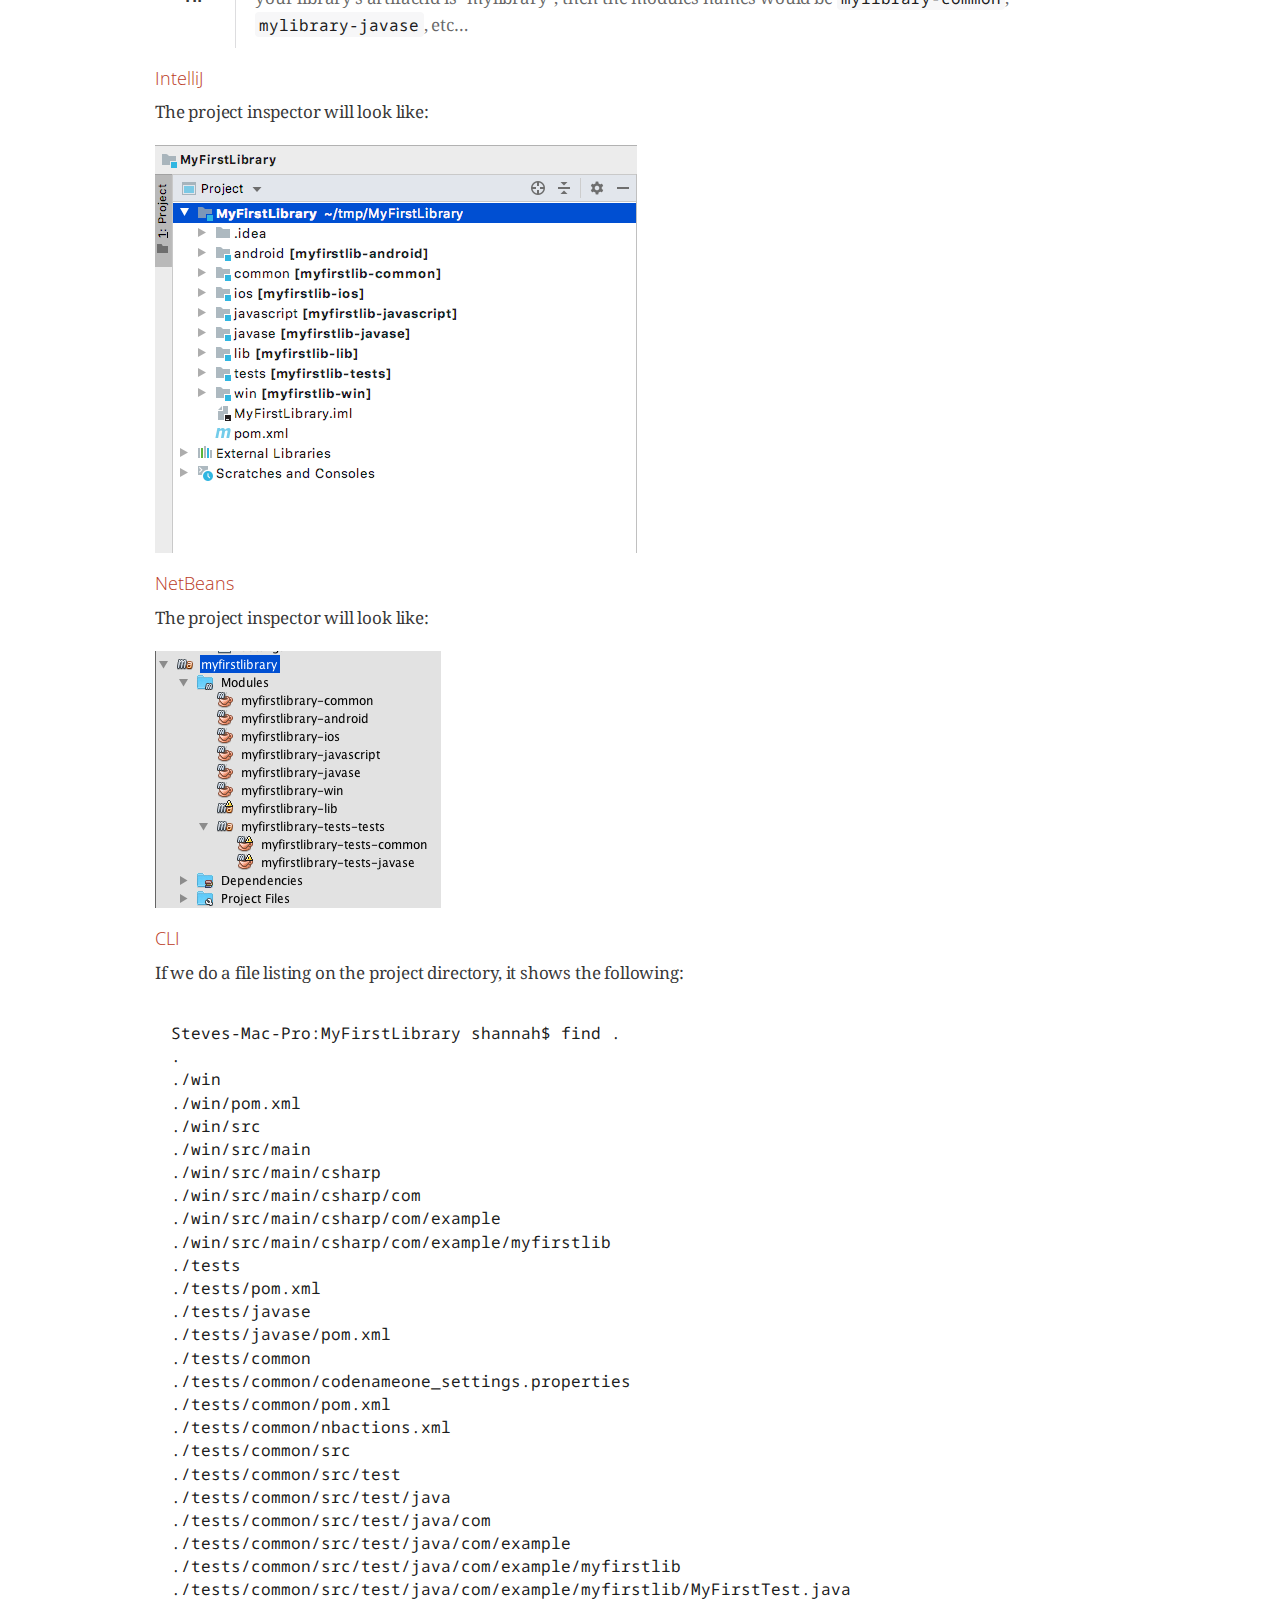
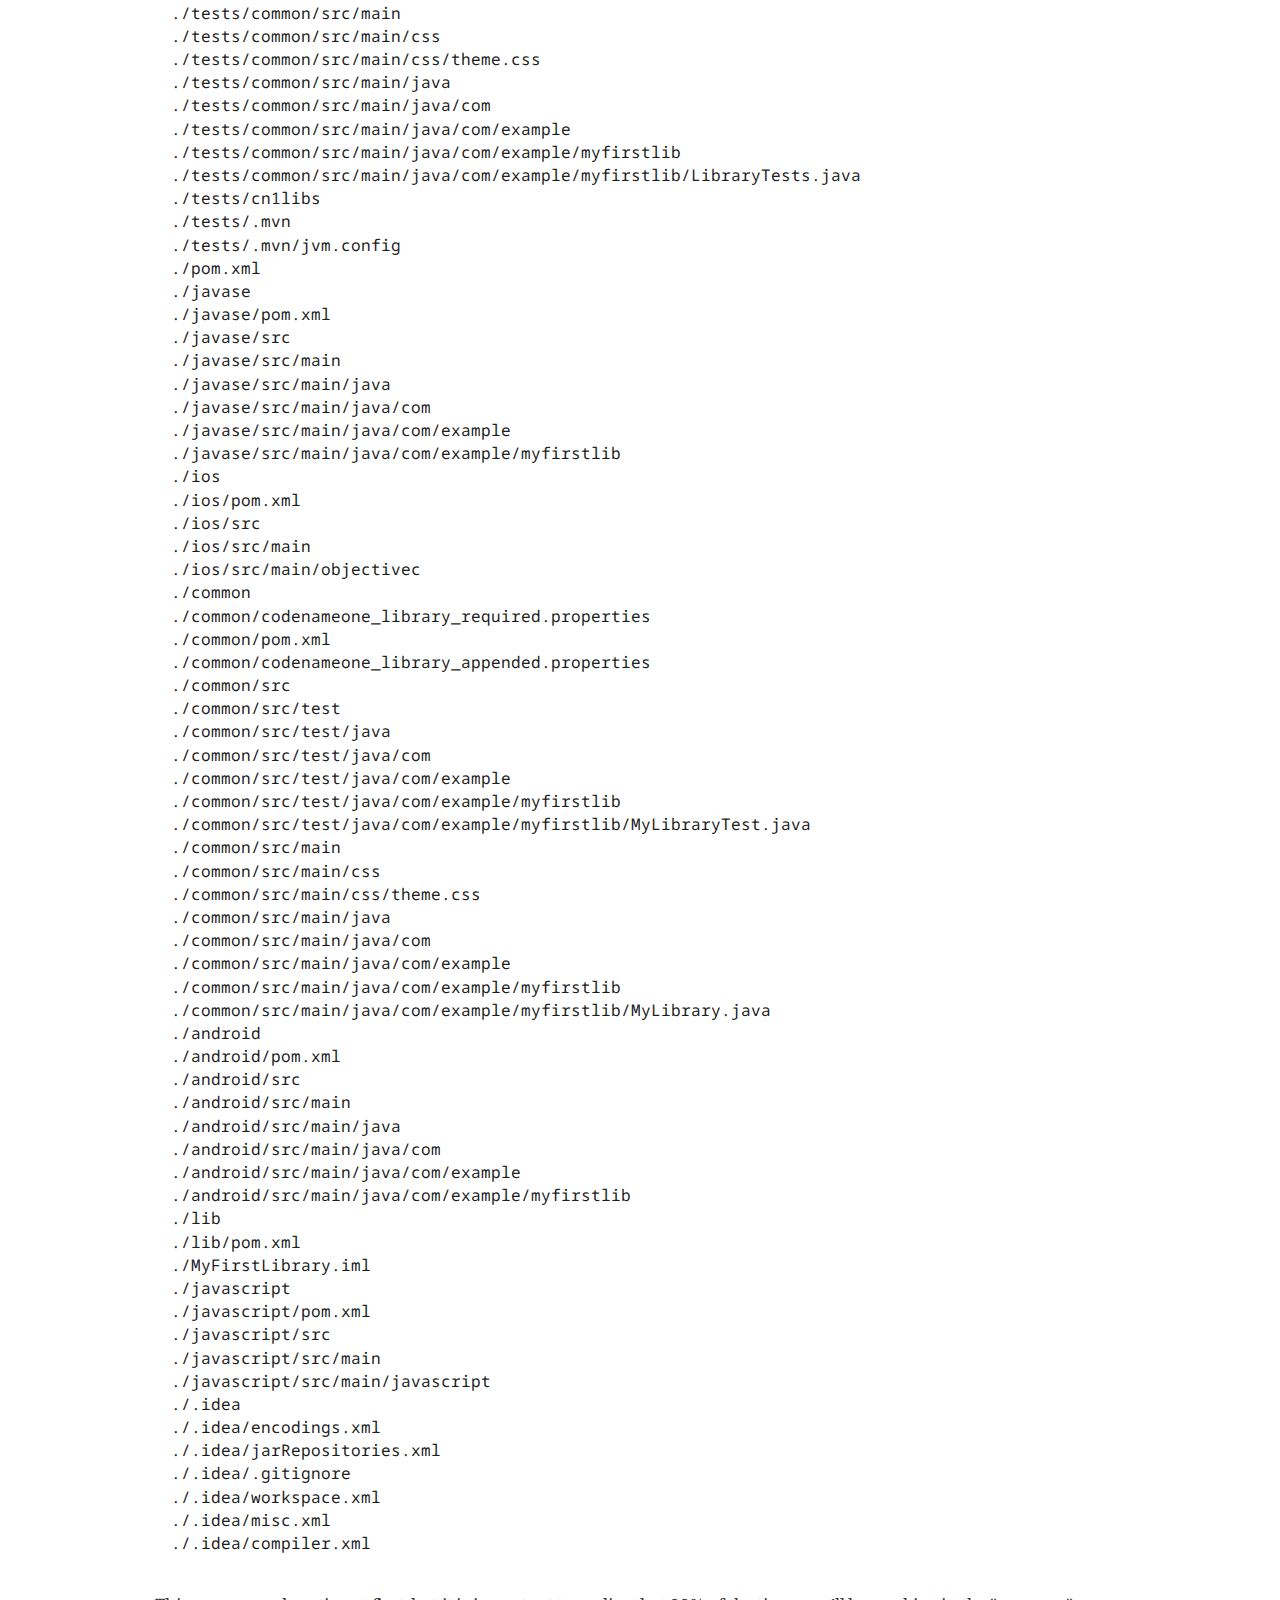
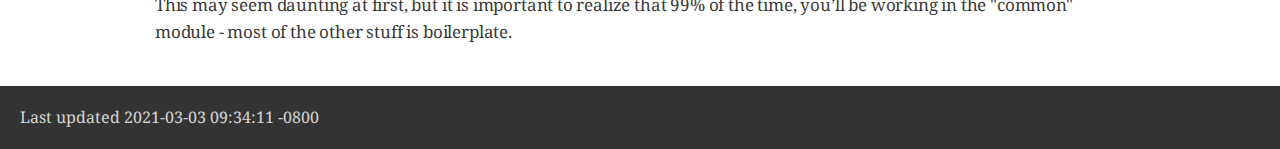
<file: creating-cn1libs.html>
<!DOCTYPE html>
<html lang="en">
<head>
<meta charset="UTF-8">
<meta http-equiv="X-UA-Compatible" content="IE=edge">
<meta name="viewport" content="width=device-width, initial-scale=1.0">
<meta name="generator" content="Asciidoctor 2.0.12">
<title>Codename One Libraries</title>
<link rel="stylesheet" href="https://fonts.googleapis.com/css?family=Open+Sans:300,300italic,400,400italic,600,600italic%7CNoto+Serif:400,400italic,700,700italic%7CDroid+Sans+Mono:400,700">
<style>
/* Asciidoctor default stylesheet | MIT License | https://asciidoctor.org */
/* Uncomment @import statement to use as custom stylesheet */
/*@import "https://fonts.googleapis.com/css?family=Open+Sans:300,300italic,400,400italic,600,600italic%7CNoto+Serif:400,400italic,700,700italic%7CDroid+Sans+Mono:400,700";*/
article,aside,details,figcaption,figure,footer,header,hgroup,main,nav,section{display:block}
audio,video{display:inline-block}
audio:not([controls]){display:none;height:0}
html{font-family:sans-serif;-ms-text-size-adjust:100%;-webkit-text-size-adjust:100%}
a{background:none}
a:focus{outline:thin dotted}
a:active,a:hover{outline:0}
h1{font-size:2em;margin:.67em 0}
abbr[title]{border-bottom:1px dotted}
b,strong{font-weight:bold}
dfn{font-style:italic}
hr{-moz-box-sizing:content-box;box-sizing:content-box;height:0}
mark{background:#ff0;color:#000}
code,kbd,pre,samp{font-family:monospace;font-size:1em}
pre{white-space:pre-wrap}
q{quotes:"\201C" "\201D" "\2018" "\2019"}
small{font-size:80%}
sub,sup{font-size:75%;line-height:0;position:relative;vertical-align:baseline}
sup{top:-.5em}
sub{bottom:-.25em}
img{border:0}
svg:not(:root){overflow:hidden}
figure{margin:0}
fieldset{border:1px solid silver;margin:0 2px;padding:.35em .625em .75em}
legend{border:0;padding:0}
button,input,select,textarea{font-family:inherit;font-size:100%;margin:0}
button,input{line-height:normal}
button,select{text-transform:none}
button,html input[type="button"],input[type="reset"],input[type="submit"]{-webkit-appearance:button;cursor:pointer}
button[disabled],html input[disabled]{cursor:default}
input[type="checkbox"],input[type="radio"]{box-sizing:border-box;padding:0}
button::-moz-focus-inner,input::-moz-focus-inner{border:0;padding:0}
textarea{overflow:auto;vertical-align:top}
table{border-collapse:collapse;border-spacing:0}
*,*::before,*::after{-moz-box-sizing:border-box;-webkit-box-sizing:border-box;box-sizing:border-box}
html,body{font-size:100%}
body{background:#fff;color:rgba(0,0,0,.8);padding:0;margin:0;font-family:"Noto Serif","DejaVu Serif",serif;font-weight:400;font-style:normal;line-height:1;position:relative;cursor:auto;tab-size:4;word-wrap:anywhere;-moz-osx-font-smoothing:grayscale;-webkit-font-smoothing:antialiased}
a:hover{cursor:pointer}
img,object,embed{max-width:100%;height:auto}
object,embed{height:100%}
img{-ms-interpolation-mode:bicubic}
.left{float:left!important}
.right{float:right!important}
.text-left{text-align:left!important}
.text-right{text-align:right!important}
.text-center{text-align:center!important}
.text-justify{text-align:justify!important}
.hide{display:none}
img,object,svg{display:inline-block;vertical-align:middle}
textarea{height:auto;min-height:50px}
select{width:100%}
.subheader,.admonitionblock td.content>.title,.audioblock>.title,.exampleblock>.title,.imageblock>.title,.listingblock>.title,.literalblock>.title,.stemblock>.title,.openblock>.title,.paragraph>.title,.quoteblock>.title,table.tableblock>.title,.verseblock>.title,.videoblock>.title,.dlist>.title,.olist>.title,.ulist>.title,.qlist>.title,.hdlist>.title{line-height:1.45;color:#7a2518;font-weight:400;margin-top:0;margin-bottom:.25em}
div,dl,dt,dd,ul,ol,li,h1,h2,h3,#toctitle,.sidebarblock>.content>.title,h4,h5,h6,pre,form,p,blockquote,th,td{margin:0;padding:0}
a{color:#2156a5;text-decoration:underline;line-height:inherit}
a:hover,a:focus{color:#1d4b8f}
a img{border:0}
p{font-family:inherit;font-weight:400;font-size:1em;line-height:1.6;margin-bottom:1.25em;text-rendering:optimizeLegibility}
p aside{font-size:.875em;line-height:1.35;font-style:italic}
h1,h2,h3,#toctitle,.sidebarblock>.content>.title,h4,h5,h6{font-family:"Open Sans","DejaVu Sans",sans-serif;font-weight:300;font-style:normal;color:#ba3925;text-rendering:optimizeLegibility;margin-top:1em;margin-bottom:.5em;line-height:1.0125em}
h1 small,h2 small,h3 small,#toctitle small,.sidebarblock>.content>.title small,h4 small,h5 small,h6 small{font-size:60%;color:#e99b8f;line-height:0}
h1{font-size:2.125em}
h2{font-size:1.6875em}
h3,#toctitle,.sidebarblock>.content>.title{font-size:1.375em}
h4,h5{font-size:1.125em}
h6{font-size:1em}
hr{border:solid #dddddf;border-width:1px 0 0;clear:both;margin:1.25em 0 1.1875em;height:0}
em,i{font-style:italic;line-height:inherit}
strong,b{font-weight:bold;line-height:inherit}
small{font-size:60%;line-height:inherit}
code{font-family:"Droid Sans Mono","DejaVu Sans Mono",monospace;font-weight:400;color:rgba(0,0,0,.9)}
ul,ol,dl{font-size:1em;line-height:1.6;margin-bottom:1.25em;list-style-position:outside;font-family:inherit}
ul,ol{margin-left:1.5em}
ul li ul,ul li ol{margin-left:1.25em;margin-bottom:0;font-size:1em}
ul.square li ul,ul.circle li ul,ul.disc li ul{list-style:inherit}
ul.square{list-style-type:square}
ul.circle{list-style-type:circle}
ul.disc{list-style-type:disc}
ol li ul,ol li ol{margin-left:1.25em;margin-bottom:0}
dl dt{margin-bottom:.3125em;font-weight:bold}
dl dd{margin-bottom:1.25em}
abbr,acronym{text-transform:uppercase;font-size:90%;color:rgba(0,0,0,.8);border-bottom:1px dotted #ddd;cursor:help}
abbr{text-transform:none}
blockquote{margin:0 0 1.25em;padding:.5625em 1.25em 0 1.1875em;border-left:1px solid #ddd}
blockquote cite{display:block;font-size:.9375em;color:rgba(0,0,0,.6)}
blockquote cite::before{content:"\2014 \0020"}
blockquote cite a,blockquote cite a:visited{color:rgba(0,0,0,.6)}
blockquote,blockquote p{line-height:1.6;color:rgba(0,0,0,.85)}
@media screen and (min-width:768px){h1,h2,h3,#toctitle,.sidebarblock>.content>.title,h4,h5,h6{line-height:1.2}
h1{font-size:2.75em}
h2{font-size:2.3125em}
h3,#toctitle,.sidebarblock>.content>.title{font-size:1.6875em}
h4{font-size:1.4375em}}
table{background:#fff;margin-bottom:1.25em;border:solid 1px #dedede;word-wrap:normal}
table thead,table tfoot{background:#f7f8f7}
table thead tr th,table thead tr td,table tfoot tr th,table tfoot tr td{padding:.5em .625em .625em;font-size:inherit;color:rgba(0,0,0,.8);text-align:left}
table tr th,table tr td{padding:.5625em .625em;font-size:inherit;color:rgba(0,0,0,.8)}
table tr.even,table tr.alt{background:#f8f8f7}
table thead tr th,table tfoot tr th,table tbody tr td,table tr td,table tfoot tr td{line-height:1.6}
h1,h2,h3,#toctitle,.sidebarblock>.content>.title,h4,h5,h6{line-height:1.2;word-spacing:-.05em}
h1 strong,h2 strong,h3 strong,#toctitle strong,.sidebarblock>.content>.title strong,h4 strong,h5 strong,h6 strong{font-weight:400}
.center{margin-left:auto;margin-right:auto}
.stretch{width:100%}
.clearfix::before,.clearfix::after,.float-group::before,.float-group::after{content:" ";display:table}
.clearfix::after,.float-group::after{clear:both}
:not(pre).nobreak{word-wrap:normal}
:not(pre).nowrap{white-space:nowrap}
:not(pre).pre-wrap{white-space:pre-wrap}
:not(pre):not([class^=L])>code{font-size:.9375em;font-style:normal!important;letter-spacing:0;padding:.1em .5ex;word-spacing:-.15em;background:#f7f7f8;-webkit-border-radius:4px;border-radius:4px;line-height:1.45;text-rendering:optimizeSpeed}
pre{color:rgba(0,0,0,.9);font-family:"Droid Sans Mono","DejaVu Sans Mono",monospace;line-height:1.45;text-rendering:optimizeSpeed}
pre code,pre pre{color:inherit;font-size:inherit;line-height:inherit}
pre>code{display:block}
pre.nowrap,pre.nowrap pre{white-space:pre;word-wrap:normal}
em em{font-style:normal}
strong strong{font-weight:400}
.keyseq{color:rgba(51,51,51,.8)}
kbd{font-family:"Droid Sans Mono","DejaVu Sans Mono",monospace;display:inline-block;color:rgba(0,0,0,.8);font-size:.65em;line-height:1.45;background:#f7f7f7;border:1px solid #ccc;-webkit-border-radius:3px;border-radius:3px;-webkit-box-shadow:0 1px 0 rgba(0,0,0,.2),0 0 0 .1em white inset;box-shadow:0 1px 0 rgba(0,0,0,.2),0 0 0 .1em #fff inset;margin:0 .15em;padding:.2em .5em;vertical-align:middle;position:relative;top:-.1em;white-space:nowrap}
.keyseq kbd:first-child{margin-left:0}
.keyseq kbd:last-child{margin-right:0}
.menuseq,.menuref{color:#000}
.menuseq b:not(.caret),.menuref{font-weight:inherit}
.menuseq{word-spacing:-.02em}
.menuseq b.caret{font-size:1.25em;line-height:.8}
.menuseq i.caret{font-weight:bold;text-align:center;width:.45em}
b.button::before,b.button::after{position:relative;top:-1px;font-weight:400}
b.button::before{content:"[";padding:0 3px 0 2px}
b.button::after{content:"]";padding:0 2px 0 3px}
p a>code:hover{color:rgba(0,0,0,.9)}
#header,#content,#footnotes,#footer{width:100%;margin-left:auto;margin-right:auto;margin-top:0;margin-bottom:0;max-width:62.5em;*zoom:1;position:relative;padding-left:.9375em;padding-right:.9375em}
#header::before,#header::after,#content::before,#content::after,#footnotes::before,#footnotes::after,#footer::before,#footer::after{content:" ";display:table}
#header::after,#content::after,#footnotes::after,#footer::after{clear:both}
#content{margin-top:1.25em}
#content::before{content:none}
#header>h1:first-child{color:rgba(0,0,0,.85);margin-top:2.25rem;margin-bottom:0}
#header>h1:first-child+#toc{margin-top:8px;border-top:1px solid #dddddf}
#header>h1:only-child,body.toc2 #header>h1:nth-last-child(2){border-bottom:1px solid #dddddf;padding-bottom:8px}
#header .details{border-bottom:1px solid #dddddf;line-height:1.45;padding-top:.25em;padding-bottom:.25em;padding-left:.25em;color:rgba(0,0,0,.6);display:-ms-flexbox;display:-webkit-flex;display:flex;-ms-flex-flow:row wrap;-webkit-flex-flow:row wrap;flex-flow:row wrap}
#header .details span:first-child{margin-left:-.125em}
#header .details span.email a{color:rgba(0,0,0,.85)}
#header .details br{display:none}
#header .details br+span::before{content:"\00a0\2013\00a0"}
#header .details br+span.author::before{content:"\00a0\22c5\00a0";color:rgba(0,0,0,.85)}
#header .details br+span#revremark::before{content:"\00a0|\00a0"}
#header #revnumber{text-transform:capitalize}
#header #revnumber::after{content:"\00a0"}
#content>h1:first-child:not([class]){color:rgba(0,0,0,.85);border-bottom:1px solid #dddddf;padding-bottom:8px;margin-top:0;padding-top:1rem;margin-bottom:1.25rem}
#toc{border-bottom:1px solid #e7e7e9;padding-bottom:.5em}
#toc>ul{margin-left:.125em}
#toc ul.sectlevel0>li>a{font-style:italic}
#toc ul.sectlevel0 ul.sectlevel1{margin:.5em 0}
#toc ul{font-family:"Open Sans","DejaVu Sans",sans-serif;list-style-type:none}
#toc li{line-height:1.3334;margin-top:.3334em}
#toc a{text-decoration:none}
#toc a:active{text-decoration:underline}
#toctitle{color:#7a2518;font-size:1.2em}
@media screen and (min-width:768px){#toctitle{font-size:1.375em}
body.toc2{padding-left:15em;padding-right:0}
#toc.toc2{margin-top:0!important;background:#f8f8f7;position:fixed;width:15em;left:0;top:0;border-right:1px solid #e7e7e9;border-top-width:0!important;border-bottom-width:0!important;z-index:1000;padding:1.25em 1em;height:100%;overflow:auto}
#toc.toc2 #toctitle{margin-top:0;margin-bottom:.8rem;font-size:1.2em}
#toc.toc2>ul{font-size:.9em;margin-bottom:0}
#toc.toc2 ul ul{margin-left:0;padding-left:1em}
#toc.toc2 ul.sectlevel0 ul.sectlevel1{padding-left:0;margin-top:.5em;margin-bottom:.5em}
body.toc2.toc-right{padding-left:0;padding-right:15em}
body.toc2.toc-right #toc.toc2{border-right-width:0;border-left:1px solid #e7e7e9;left:auto;right:0}}
@media screen and (min-width:1280px){body.toc2{padding-left:20em;padding-right:0}
#toc.toc2{width:20em}
#toc.toc2 #toctitle{font-size:1.375em}
#toc.toc2>ul{font-size:.95em}
#toc.toc2 ul ul{padding-left:1.25em}
body.toc2.toc-right{padding-left:0;padding-right:20em}}
#content #toc{border-style:solid;border-width:1px;border-color:#e0e0dc;margin-bottom:1.25em;padding:1.25em;background:#f8f8f7;-webkit-border-radius:4px;border-radius:4px}
#content #toc>:first-child{margin-top:0}
#content #toc>:last-child{margin-bottom:0}
#footer{max-width:none;background:rgba(0,0,0,.8);padding:1.25em}
#footer-text{color:rgba(255,255,255,.8);line-height:1.44}
#content{margin-bottom:.625em}
.sect1{padding-bottom:.625em}
@media screen and (min-width:768px){#content{margin-bottom:1.25em}
.sect1{padding-bottom:1.25em}}
.sect1:last-child{padding-bottom:0}
.sect1+.sect1{border-top:1px solid #e7e7e9}
#content h1>a.anchor,h2>a.anchor,h3>a.anchor,#toctitle>a.anchor,.sidebarblock>.content>.title>a.anchor,h4>a.anchor,h5>a.anchor,h6>a.anchor{position:absolute;z-index:1001;width:1.5ex;margin-left:-1.5ex;display:block;text-decoration:none!important;visibility:hidden;text-align:center;font-weight:400}
#content h1>a.anchor::before,h2>a.anchor::before,h3>a.anchor::before,#toctitle>a.anchor::before,.sidebarblock>.content>.title>a.anchor::before,h4>a.anchor::before,h5>a.anchor::before,h6>a.anchor::before{content:"\00A7";font-size:.85em;display:block;padding-top:.1em}
#content h1:hover>a.anchor,#content h1>a.anchor:hover,h2:hover>a.anchor,h2>a.anchor:hover,h3:hover>a.anchor,#toctitle:hover>a.anchor,.sidebarblock>.content>.title:hover>a.anchor,h3>a.anchor:hover,#toctitle>a.anchor:hover,.sidebarblock>.content>.title>a.anchor:hover,h4:hover>a.anchor,h4>a.anchor:hover,h5:hover>a.anchor,h5>a.anchor:hover,h6:hover>a.anchor,h6>a.anchor:hover{visibility:visible}
#content h1>a.link,h2>a.link,h3>a.link,#toctitle>a.link,.sidebarblock>.content>.title>a.link,h4>a.link,h5>a.link,h6>a.link{color:#ba3925;text-decoration:none}
#content h1>a.link:hover,h2>a.link:hover,h3>a.link:hover,#toctitle>a.link:hover,.sidebarblock>.content>.title>a.link:hover,h4>a.link:hover,h5>a.link:hover,h6>a.link:hover{color:#a53221}
details,.audioblock,.imageblock,.literalblock,.listingblock,.stemblock,.videoblock{margin-bottom:1.25em}
details>summary:first-of-type{cursor:pointer;display:list-item;outline:none;margin-bottom:.75em}
.admonitionblock td.content>.title,.audioblock>.title,.exampleblock>.title,.imageblock>.title,.listingblock>.title,.literalblock>.title,.stemblock>.title,.openblock>.title,.paragraph>.title,.quoteblock>.title,table.tableblock>.title,.verseblock>.title,.videoblock>.title,.dlist>.title,.olist>.title,.ulist>.title,.qlist>.title,.hdlist>.title{text-rendering:optimizeLegibility;text-align:left;font-family:"Noto Serif","DejaVu Serif",serif;font-size:1rem;font-style:italic}
table.tableblock.fit-content>caption.title{white-space:nowrap;width:0}
.paragraph.lead>p,#preamble>.sectionbody>[class="paragraph"]:first-of-type p{font-size:1.21875em;line-height:1.6;color:rgba(0,0,0,.85)}
table.tableblock #preamble>.sectionbody>[class="paragraph"]:first-of-type p{font-size:inherit}
.admonitionblock>table{border-collapse:separate;border:0;background:none;width:100%}
.admonitionblock>table td.icon{text-align:center;width:80px}
.admonitionblock>table td.icon img{max-width:none}
.admonitionblock>table td.icon .title{font-weight:bold;font-family:"Open Sans","DejaVu Sans",sans-serif;text-transform:uppercase}
.admonitionblock>table td.content{padding-left:1.125em;padding-right:1.25em;border-left:1px solid #dddddf;color:rgba(0,0,0,.6);word-wrap:anywhere}
.admonitionblock>table td.content>:last-child>:last-child{margin-bottom:0}
.exampleblock>.content{border-style:solid;border-width:1px;border-color:#e6e6e6;margin-bottom:1.25em;padding:1.25em;background:#fff;-webkit-border-radius:4px;border-radius:4px}
.exampleblock>.content>:first-child{margin-top:0}
.exampleblock>.content>:last-child{margin-bottom:0}
.sidebarblock{border-style:solid;border-width:1px;border-color:#dbdbd6;margin-bottom:1.25em;padding:1.25em;background:#f3f3f2;-webkit-border-radius:4px;border-radius:4px}
.sidebarblock>:first-child{margin-top:0}
.sidebarblock>:last-child{margin-bottom:0}
.sidebarblock>.content>.title{color:#7a2518;margin-top:0;text-align:center}
.exampleblock>.content>:last-child>:last-child,.exampleblock>.content .olist>ol>li:last-child>:last-child,.exampleblock>.content .ulist>ul>li:last-child>:last-child,.exampleblock>.content .qlist>ol>li:last-child>:last-child,.sidebarblock>.content>:last-child>:last-child,.sidebarblock>.content .olist>ol>li:last-child>:last-child,.sidebarblock>.content .ulist>ul>li:last-child>:last-child,.sidebarblock>.content .qlist>ol>li:last-child>:last-child{margin-bottom:0}
.literalblock pre,.listingblock>.content>pre{-webkit-border-radius:4px;border-radius:4px;overflow-x:auto;padding:1em;font-size:.8125em}
@media screen and (min-width:768px){.literalblock pre,.listingblock>.content>pre{font-size:.90625em}}
@media screen and (min-width:1280px){.literalblock pre,.listingblock>.content>pre{font-size:1em}}
.literalblock pre,.listingblock>.content>pre:not(.highlight),.listingblock>.content>pre[class="highlight"],.listingblock>.content>pre[class^="highlight "]{background:#f7f7f8}
.literalblock.output pre{color:#f7f7f8;background:rgba(0,0,0,.9)}
.listingblock>.content{position:relative}
.listingblock code[data-lang]::before{display:none;content:attr(data-lang);position:absolute;font-size:.75em;top:.425rem;right:.5rem;line-height:1;text-transform:uppercase;color:inherit;opacity:.5}
.listingblock:hover code[data-lang]::before{display:block}
.listingblock.terminal pre .command::before{content:attr(data-prompt);padding-right:.5em;color:inherit;opacity:.5}
.listingblock.terminal pre .command:not([data-prompt])::before{content:"$"}
.listingblock pre.highlightjs{padding:0}
.listingblock pre.highlightjs>code{padding:1em;-webkit-border-radius:4px;border-radius:4px}
.listingblock pre.prettyprint{border-width:0}
.prettyprint{background:#f7f7f8}
pre.prettyprint .linenums{line-height:1.45;margin-left:2em}
pre.prettyprint li{background:none;list-style-type:inherit;padding-left:0}
pre.prettyprint li code[data-lang]::before{opacity:1}
pre.prettyprint li:not(:first-child) code[data-lang]::before{display:none}
table.linenotable{border-collapse:separate;border:0;margin-bottom:0;background:none}
table.linenotable td[class]{color:inherit;vertical-align:top;padding:0;line-height:inherit;white-space:normal}
table.linenotable td.code{padding-left:.75em}
table.linenotable td.linenos{border-right:1px solid currentColor;opacity:.35;padding-right:.5em}
pre.pygments .lineno{border-right:1px solid currentColor;opacity:.35;display:inline-block;margin-right:.75em}
pre.pygments .lineno::before{content:"";margin-right:-.125em}
.quoteblock{margin:0 1em 1.25em 1.5em;display:table}
.quoteblock:not(.excerpt)>.title{margin-left:-1.5em;margin-bottom:.75em}
.quoteblock blockquote,.quoteblock p{color:rgba(0,0,0,.85);font-size:1.15rem;line-height:1.75;word-spacing:.1em;letter-spacing:0;font-style:italic;text-align:justify}
.quoteblock blockquote{margin:0;padding:0;border:0}
.quoteblock blockquote::before{content:"\201c";float:left;font-size:2.75em;font-weight:bold;line-height:.6em;margin-left:-.6em;color:#7a2518;text-shadow:0 1px 2px rgba(0,0,0,.1)}
.quoteblock blockquote>.paragraph:last-child p{margin-bottom:0}
.quoteblock .attribution{margin-top:.75em;margin-right:.5ex;text-align:right}
.verseblock{margin:0 1em 1.25em}
.verseblock pre{font-family:"Open Sans","DejaVu Sans",sans;font-size:1.15rem;color:rgba(0,0,0,.85);font-weight:300;text-rendering:optimizeLegibility}
.verseblock pre strong{font-weight:400}
.verseblock .attribution{margin-top:1.25rem;margin-left:.5ex}
.quoteblock .attribution,.verseblock .attribution{font-size:.9375em;line-height:1.45;font-style:italic}
.quoteblock .attribution br,.verseblock .attribution br{display:none}
.quoteblock .attribution cite,.verseblock .attribution cite{display:block;letter-spacing:-.025em;color:rgba(0,0,0,.6)}
.quoteblock.abstract blockquote::before,.quoteblock.excerpt blockquote::before,.quoteblock .quoteblock blockquote::before{display:none}
.quoteblock.abstract blockquote,.quoteblock.abstract p,.quoteblock.excerpt blockquote,.quoteblock.excerpt p,.quoteblock .quoteblock blockquote,.quoteblock .quoteblock p{line-height:1.6;word-spacing:0}
.quoteblock.abstract{margin:0 1em 1.25em;display:block}
.quoteblock.abstract>.title{margin:0 0 .375em;font-size:1.15em;text-align:center}
.quoteblock.excerpt>blockquote,.quoteblock .quoteblock{padding:0 0 .25em 1em;border-left:.25em solid #dddddf}
.quoteblock.excerpt,.quoteblock .quoteblock{margin-left:0}
.quoteblock.excerpt blockquote,.quoteblock.excerpt p,.quoteblock .quoteblock blockquote,.quoteblock .quoteblock p{color:inherit;font-size:1.0625rem}
.quoteblock.excerpt .attribution,.quoteblock .quoteblock .attribution{color:inherit;text-align:left;margin-right:0}
p.tableblock:last-child{margin-bottom:0}
td.tableblock>.content{margin-bottom:1.25em;word-wrap:anywhere}
td.tableblock>.content>:last-child{margin-bottom:-1.25em}
table.tableblock,th.tableblock,td.tableblock{border:0 solid #dedede}
table.grid-all>*>tr>*{border-width:1px}
table.grid-cols>*>tr>*{border-width:0 1px}
table.grid-rows>*>tr>*{border-width:1px 0}
table.frame-all{border-width:1px}
table.frame-ends{border-width:1px 0}
table.frame-sides{border-width:0 1px}
table.frame-none>colgroup+*>:first-child>*,table.frame-sides>colgroup+*>:first-child>*{border-top-width:0}
table.frame-none>:last-child>:last-child>*,table.frame-sides>:last-child>:last-child>*{border-bottom-width:0}
table.frame-none>*>tr>:first-child,table.frame-ends>*>tr>:first-child{border-left-width:0}
table.frame-none>*>tr>:last-child,table.frame-ends>*>tr>:last-child{border-right-width:0}
table.stripes-all tr,table.stripes-odd tr:nth-of-type(odd),table.stripes-even tr:nth-of-type(even),table.stripes-hover tr:hover{background:#f8f8f7}
th.halign-left,td.halign-left{text-align:left}
th.halign-right,td.halign-right{text-align:right}
th.halign-center,td.halign-center{text-align:center}
th.valign-top,td.valign-top{vertical-align:top}
th.valign-bottom,td.valign-bottom{vertical-align:bottom}
th.valign-middle,td.valign-middle{vertical-align:middle}
table thead th,table tfoot th{font-weight:bold}
tbody tr th{background:#f7f8f7}
tbody tr th,tbody tr th p,tfoot tr th,tfoot tr th p{color:rgba(0,0,0,.8);font-weight:bold}
p.tableblock>code:only-child{background:none;padding:0}
p.tableblock{font-size:1em}
ol{margin-left:1.75em}
ul li ol{margin-left:1.5em}
dl dd{margin-left:1.125em}
dl dd:last-child,dl dd:last-child>:last-child{margin-bottom:0}
ol>li p,ul>li p,ul dd,ol dd,.olist .olist,.ulist .ulist,.ulist .olist,.olist .ulist{margin-bottom:.625em}
ul.checklist,ul.none,ol.none,ul.no-bullet,ol.no-bullet,ol.unnumbered,ul.unstyled,ol.unstyled{list-style-type:none}
ul.no-bullet,ol.no-bullet,ol.unnumbered{margin-left:.625em}
ul.unstyled,ol.unstyled{margin-left:0}
ul.checklist{margin-left:.625em}
ul.checklist li>p:first-child>.fa-square-o:first-child,ul.checklist li>p:first-child>.fa-check-square-o:first-child{width:1.25em;font-size:.8em;position:relative;bottom:.125em}
ul.checklist li>p:first-child>input[type="checkbox"]:first-child{margin-right:.25em}
ul.inline{display:-ms-flexbox;display:-webkit-box;display:flex;-ms-flex-flow:row wrap;-webkit-flex-flow:row wrap;flex-flow:row wrap;list-style:none;margin:0 0 .625em -1.25em}
ul.inline>li{margin-left:1.25em}
.unstyled dl dt{font-weight:400;font-style:normal}
ol.arabic{list-style-type:decimal}
ol.decimal{list-style-type:decimal-leading-zero}
ol.loweralpha{list-style-type:lower-alpha}
ol.upperalpha{list-style-type:upper-alpha}
ol.lowerroman{list-style-type:lower-roman}
ol.upperroman{list-style-type:upper-roman}
ol.lowergreek{list-style-type:lower-greek}
.hdlist>table,.colist>table{border:0;background:none}
.hdlist>table>tbody>tr,.colist>table>tbody>tr{background:none}
td.hdlist1,td.hdlist2{vertical-align:top;padding:0 .625em}
td.hdlist1{font-weight:bold;padding-bottom:1.25em}
td.hdlist2{word-wrap:anywhere}
.literalblock+.colist,.listingblock+.colist{margin-top:-.5em}
.colist td:not([class]):first-child{padding:.4em .75em 0;line-height:1;vertical-align:top}
.colist td:not([class]):first-child img{max-width:none}
.colist td:not([class]):last-child{padding:.25em 0}
.thumb,.th{line-height:0;display:inline-block;border:solid 4px #fff;-webkit-box-shadow:0 0 0 1px #ddd;box-shadow:0 0 0 1px #ddd}
.imageblock.left{margin:.25em .625em 1.25em 0}
.imageblock.right{margin:.25em 0 1.25em .625em}
.imageblock>.title{margin-bottom:0}
.imageblock.thumb,.imageblock.th{border-width:6px}
.imageblock.thumb>.title,.imageblock.th>.title{padding:0 .125em}
.image.left,.image.right{margin-top:.25em;margin-bottom:.25em;display:inline-block;line-height:0}
.image.left{margin-right:.625em}
.image.right{margin-left:.625em}
a.image{text-decoration:none;display:inline-block}
a.image object{pointer-events:none}
sup.footnote,sup.footnoteref{font-size:.875em;position:static;vertical-align:super}
sup.footnote a,sup.footnoteref a{text-decoration:none}
sup.footnote a:active,sup.footnoteref a:active{text-decoration:underline}
#footnotes{padding-top:.75em;padding-bottom:.75em;margin-bottom:.625em}
#footnotes hr{width:20%;min-width:6.25em;margin:-.25em 0 .75em;border-width:1px 0 0}
#footnotes .footnote{padding:0 .375em 0 .225em;line-height:1.3334;font-size:.875em;margin-left:1.2em;margin-bottom:.2em}
#footnotes .footnote a:first-of-type{font-weight:bold;text-decoration:none;margin-left:-1.05em}
#footnotes .footnote:last-of-type{margin-bottom:0}
#content #footnotes{margin-top:-.625em;margin-bottom:0;padding:.75em 0}
.gist .file-data>table{border:0;background:#fff;width:100%;margin-bottom:0}
.gist .file-data>table td.line-data{width:99%}
div.unbreakable{page-break-inside:avoid}
.big{font-size:larger}
.small{font-size:smaller}
.underline{text-decoration:underline}
.overline{text-decoration:overline}
.line-through{text-decoration:line-through}
.aqua{color:#00bfbf}
.aqua-background{background:#00fafa}
.black{color:#000}
.black-background{background:#000}
.blue{color:#0000bf}
.blue-background{background:#0000fa}
.fuchsia{color:#bf00bf}
.fuchsia-background{background:#fa00fa}
.gray{color:#606060}
.gray-background{background:#7d7d7d}
.green{color:#006000}
.green-background{background:#007d00}
.lime{color:#00bf00}
.lime-background{background:#00fa00}
.maroon{color:#600000}
.maroon-background{background:#7d0000}
.navy{color:#000060}
.navy-background{background:#00007d}
.olive{color:#606000}
.olive-background{background:#7d7d00}
.purple{color:#600060}
.purple-background{background:#7d007d}
.red{color:#bf0000}
.red-background{background:#fa0000}
.silver{color:#909090}
.silver-background{background:#bcbcbc}
.teal{color:#006060}
.teal-background{background:#007d7d}
.white{color:#bfbfbf}
.white-background{background:#fafafa}
.yellow{color:#bfbf00}
.yellow-background{background:#fafa00}
span.icon>.fa{cursor:default}
a span.icon>.fa{cursor:inherit}
.admonitionblock td.icon [class^="fa icon-"]{font-size:2.5em;text-shadow:1px 1px 2px rgba(0,0,0,.5);cursor:default}
.admonitionblock td.icon .icon-note::before{content:"\f05a";color:#19407c}
.admonitionblock td.icon .icon-tip::before{content:"\f0eb";text-shadow:1px 1px 2px rgba(155,155,0,.8);color:#111}
.admonitionblock td.icon .icon-warning::before{content:"\f071";color:#bf6900}
.admonitionblock td.icon .icon-caution::before{content:"\f06d";color:#bf3400}
.admonitionblock td.icon .icon-important::before{content:"\f06a";color:#bf0000}
.conum[data-value]{display:inline-block;color:#fff!important;background:rgba(0,0,0,.8);-webkit-border-radius:50%;border-radius:50%;text-align:center;font-size:.75em;width:1.67em;height:1.67em;line-height:1.67em;font-family:"Open Sans","DejaVu Sans",sans-serif;font-style:normal;font-weight:bold}
.conum[data-value] *{color:#fff!important}
.conum[data-value]+b{display:none}
.conum[data-value]::after{content:attr(data-value)}
pre .conum[data-value]{position:relative;top:-.125em}
b.conum *{color:inherit!important}
.conum:not([data-value]):empty{display:none}
dt,th.tableblock,td.content,div.footnote{text-rendering:optimizeLegibility}
h1,h2,p,td.content,span.alt{letter-spacing:-.01em}
p strong,td.content strong,div.footnote strong{letter-spacing:-.005em}
p,blockquote,dt,td.content,span.alt{font-size:1.0625rem}
p{margin-bottom:1.25rem}
.sidebarblock p,.sidebarblock dt,.sidebarblock td.content,p.tableblock{font-size:1em}
.exampleblock>.content{background:#fffef7;border-color:#e0e0dc;-webkit-box-shadow:0 1px 4px #e0e0dc;box-shadow:0 1px 4px #e0e0dc}
.print-only{display:none!important}
@page{margin:1.25cm .75cm}
@media print{*{-webkit-box-shadow:none!important;box-shadow:none!important;text-shadow:none!important}
html{font-size:80%}
a{color:inherit!important;text-decoration:underline!important}
a.bare,a[href^="#"],a[href^="mailto:"]{text-decoration:none!important}
a[href^="http:"]:not(.bare)::after,a[href^="https:"]:not(.bare)::after{content:"(" attr(href) ")";display:inline-block;font-size:.875em;padding-left:.25em}
abbr[title]::after{content:" (" attr(title) ")"}
pre,blockquote,tr,img,object,svg{page-break-inside:avoid}
thead{display:table-header-group}
svg{max-width:100%}
p,blockquote,dt,td.content{font-size:1em;orphans:3;widows:3}
h2,h3,#toctitle,.sidebarblock>.content>.title{page-break-after:avoid}
#header,#content,#footnotes,#footer{max-width:none}
#toc,.sidebarblock,.exampleblock>.content{background:none!important}
#toc{border-bottom:1px solid #dddddf!important;padding-bottom:0!important}
body.book #header{text-align:center}
body.book #header>h1:first-child{border:0!important;margin:2.5em 0 1em}
body.book #header .details{border:0!important;display:block;padding:0!important}
body.book #header .details span:first-child{margin-left:0!important}
body.book #header .details br{display:block}
body.book #header .details br+span::before{content:none!important}
body.book #toc{border:0!important;text-align:left!important;padding:0!important;margin:0!important}
body.book #toc,body.book #preamble,body.book h1.sect0,body.book .sect1>h2{page-break-before:always}
.listingblock code[data-lang]::before{display:block}
#footer{padding:0 .9375em}
.hide-on-print{display:none!important}
.print-only{display:block!important}
.hide-for-print{display:none!important}
.show-for-print{display:inherit!important}}
@media print,amzn-kf8{#header>h1:first-child{margin-top:1.25rem}
.sect1{padding:0!important}
.sect1+.sect1{border:0}
#footer{background:none}
#footer-text{color:rgba(0,0,0,.6);font-size:.9em}}
@media amzn-kf8{#header,#content,#footnotes,#footer{padding:0}}
</style>
</head>
<body class="article">
<div id="header">
</div>
<div id="content">
<div class="sect1">
<h2 id="creating-cn1libs">Codename One Libraries</h2>
<div class="sectionbody">
<div class="paragraph">
<p>A Codename One Library (cn1lib) is a module that can be distributed and added to Codename One applications to add functionality.  It can be distributed as a self-contained bundle (a file with the .cn1lib extension), or deployed on Maven central to be included in application projects as a pom dependency.</p>
</div>
<div class="paragraph">
<p>A cn1lib may contain any of the following:</p>
</div>
<div class="olist arabic">
<ol class="arabic">
<li>
<p>Cross-platform Java classes.</p>
</li>
<li>
<p>Native code that targets specific platforms.</p>
</li>
<li>
<p>Build hints, which will affect how projects will be built that include this library.  These can contain things like gradle dependencies on Android, cocopods dependencies on iOS, and other hints to affect the build-server process.</p>
</li>
<li>
<p>CSS files.</p>
</li>
</ol>
</div>
<div class="sidebarblock">
<div class="content">
<div class="title">.cn1lib vs .jar</div>
<div class="paragraph">
<p>You may be wondering why the .cn1lib format is even necessary.  Why not just distribute libraries as .jar files?  The .cn1lib format offers several advantages over the plain .jar format:</p>
</div>
<div class="olist arabic">
<ol class="arabic">
<li>
<p><strong>cn1libs can contain platform-specific native sources</strong> that make use of native APIs on the various platforms.  E.g. they can contain Objective-C code which will be compiled on the build server when deploying on iOS.</p>
</li>
<li>
<p><strong>Codename One library projects perform a compliance check</strong> at the time that the library is compiled to ensure it only uses supported Codename One APIs.  This provides a sort of "certification" that the library will be compatible with Codename One application projects.</p>
</li>
<li>
<p><strong>Codename One libraries can include CSS files and build hints</strong> which will be appended to the build hints of application projects when they are built.</p>
</li>
</ol>
</div>
<div class="paragraph">
<p>All that said, you <strong>can</strong> still distribute libraries as plain old jars and include them in your Maven Codename One projects as <strong>jar</strong> dependencies.  Codename One application projects will perform an additional compliance check to ensure that the jar is compatible, and the build will fail if it uses APIs that are not available in Codename One.</p>
</div>
<div class="admonitionblock tip">
<table>
<tr>
<td class="icon">
<div class="title">Tip</div>
</td>
<td class="content">
Codename One supports a subset of JavaSE8, as well as addition APIs for accessing device functionality and building beautiful user interfaces.  See <a href="https://www.codenameone.com/javadoc/">the Codename One javadocs</a> for a definitive list of supported APIs.
</td>
</tr>
</table>
</div>
</div>
</div>
<div class="sect2">
<h3 id="_creating_a_library_project">Creating a Library Project</h3>
<div class="paragraph">
<p>Use the <code>cn1lib-archetype</code> for generating a new Codename One library project as follows:</p>
</div>
<div class="sect3">
<h4 id="_cli">CLI</h4>
<env cli></env>
<div class="listingblock">
<div class="content">
<pre class="CodeRay highlight"><code data-lang="bash">mvn archetype:generate \
  -DarchetypeArtifactId=cn1lib-archetype \
  -DarchetypeGroupId=com.codenameone \
  -DarchetypeVersion=LATEST \
  -DgroupId=com.example.mylib \
  -DartifactId=mylib \
  -Dversion=1.0-SNAPSHOT \
  -DinteractiveMode=false</code></pre>
</div>
</div>
<div class="paragraph">
<p>In the above snippet you would change the <code>groupId</code>, <code>artifactId</code>, and <code>version</code> properties to reflect your project settings.</p>
</div>
<div class="admonitionblock tip">
<table>
<tr>
<td class="icon">
<div class="title">Tip</div>
</td>
<td class="content">
<div class="paragraph">
<p>You can run the <code>archetype:generate</code> goal with as many or few properties as you like, and it will prompt you to enter any properties that are required.  E.g. You could just enter:</p>
</div>
<div class="listingblock">
<div class="content">
<pre class="CodeRay highlight"><code data-lang="bash">mvn archetype:generate</code></pre>
</div>
</div>
<div class="paragraph">
<p>And then follow the prompts.  Or you could enter:</p>
</div>
<div class="listingblock">
<div class="content">
<pre class="CodeRay highlight"><code data-lang="bash">mvn archetype:generate -DarchetypeGroupId=com.codenameone \
  -DarchetypeArtifactId=cn1lib-archetype</code></pre>
</div>
</div>
<div class="paragraph">
<p>And follow the prompts.  This will, result in fewer prompts because you have already specified the archetype to use.</p>
</div>
</td>
</tr>
</table>
</div>
<div class="paragraph">
<p>This will create a new project for you in the current directory, in a newly created directory named after the <code>artifactId</code> that you entered.</p>
</div>
</div>
<div class="sect3">
<h4 id="_intellij">IntelliJ</h4>
<env intellij></env>
<div class="olist arabic">
<ol class="arabic">
<li>
<p>Select "File" &gt; "New Project"&#8230;&#8203;</p>
<div class="imageblock">
<div class="content">
<img src="images/intellij-new-project-menu.png" alt="intellij new project menu">
</div>
</div>
</li>
<li>
<p>Select "Maven" in the left menu.</p>
<div class="imageblock">
<div class="content">
<img src="images/intellij-new-project-dialog-maven.png" alt="intellij new project dialog maven">
</div>
</div>
</li>
<li>
<p>Check the "Create from Archetype" checkbox. <span class="image"><img src="images/intellij-create-from-archetype-checkbox.png" alt="intellij create from archetype checkbox"></span>. This should allow you to choose from of archetypes that are already known to IntelliJ.</p>
</li>
<li>
<p>If you don&#8217;t see an option for "com.codenameone:cn1lib-archetype", then IntelliJ doesn&#8217;t know about it yet.  If, however you <strong>do</strong> see this option, you can skip to the next step.  Press the "Add Archetype&#8230;&#8203;" button.  This will display a dialog for you to enter the details of the archetype.</p>
<div class="imageblock">
<div class="content">
<img src="images/intellij-add-archetype.png" alt="intellij add archetype">
</div>
</div>
<div class="paragraph">
<p>Fill in this dialog as shown in the above image.  Specifically <code>groupId</code>="com.codenameone", <code>artifactId</code>="cn1lib-archetype", and <code>version</code>="LATEST"</p>
</div>
<div class="paragraph">
<p>Then press "OK".</p>
</div>
</li>
<li>
<p>Select the option that says "com.codenameone:cn1lib-archetype"</p>
<div class="imageblock">
<div class="content">
<img src="images/intellij-select-cn1lib-archetype.png" alt="intellij select cn1lib archetype">
</div>
</div>
<div class="paragraph">
<p>Then press "Next"</p>
</div>
</li>
<li>
<p>This will display a form where you can enter the details of your project such as its location (where you want to create the project folder), the name, the artifact ID, and the groupID.  Fill in this form as you see fit.</p>
<div class="imageblock">
<div class="content">
<img src="images/intellij-new-cn1lib-project-details-form.png" alt="intellij new cn1lib project details form">
</div>
</div>
<div class="paragraph">
<p>Then click "Next"</p>
</div>
</li>
<li>
<p>The final form in this wizard summarizes the project details and gives you an opportunity to add additional properties to pass to the <code>archetype:generate</code> goal. In our case we don&#8217;t need to add any additional properties.  If the information looks correct, you can just press "Next".</p>
<div class="imageblock">
<div class="content">
<img src="images/intellij-new-cn1lib-project-details-summary.png" alt="intellij new cn1lib project details summary">
</div>
</div>
</li>
</ol>
</div>
<div class="paragraph">
<p>At this point you will be prompted to open the project.</p>
</div>
</div>
<div class="sect3">
<h4 id="_netbeans">NetBeans</h4>
<env netbeans></env>
<div class="olist arabic">
<ol class="arabic">
<li>
<p>Select "File" &gt; "New Project&#8230;&#8203;"</p>
<div class="imageblock">
<div class="content">
<img src="images/netbeans-new-project-menu.png" alt="netbeans new project menu">
</div>
</div>
</li>
<li>
<p>In the "New Project" dialog, select "Java with Maven" in the left panel, and "Project from Archetype" in the right panel, as shown below.</p>
<div class="imageblock">
<div class="content">
<img src="images/netbeans-new-project-maven-dialog.png" alt="netbeans new project maven dialog">
</div>
</div>
<div class="paragraph">
<p>Then press "Next"</p>
</div>
</li>
<li>
<p>This will bring you to the "Maven Archetype" dialog as shown below:</p>
<div class="imageblock">
<div class="content">
<img src="images/netbeans-maven-archetype-cn1lib-dialog.png" alt="netbeans maven archetype cn1lib dialog">
</div>
</div>
<div class="paragraph">
<p>Enter "com.codenameone" or "cn1lib-archetype" into the search field.  Then select "cn1lib-archetype" in the "Known archetypes:" panel.  This will prefill the <strong>Group ID</strong>, <strong>Artifact ID</strong> and <strong>Version</strong> fields for you.  You may want to change <strong>Version</strong> to LATEST to ensure that it tries to use the latest available version of the archetype.</p>
</div>
<div class="paragraph">
<p>Then click "Next"</p>
</div>
</li>
<li>
<p>This will bring you to the "Name and Location" panel of the wizard.</p>
<div class="imageblock">
<div class="content">
<img src="images/netbeans-new-project-name-and-location.png" alt="netbeans new project name and location">
</div>
</div>
<div class="paragraph">
<p>Enter in the project name (which you&#8217;ll be forced to use as the artifact ID also), project location, groupId,
version, and package.  The "Package" is unimportant here as it isn&#8217;t used anywhere in the project.</p>
</div>
<div class="paragraph">
<p>Once you have entered the information to your liking press the "Finish" button.</p>
</div>
</li>
</ol>
</div>
<div class="paragraph">
<p>This will create a new libary project for you at the location you specified.</p>
</div>
</div>
<div class="sect3">
<h4 id="_project_structure">Project Structure</h4>
<div class="paragraph">
<p>Let&#8217;s take a look at the project that was created.  It is a multi-module Maven project with the following modules:</p>
</div>
<div class="dlist">
<dl>
<dt class="hdlist1">%libraryname%-common</dt>
<dd>
<p>The module where you&#8217;ll add all of your cross-platform code and CSS, and build hint configuration.</p>
</dd>
<dt class="hdlist1">%libraryname%-javase</dt>
<dd>
<p>The module where you can implement native interfaces for the JavaSE platform.</p>
</dd>
<dt class="hdlist1">%libraryname%-ios</dt>
<dd>
<p>The module where you can implement native interfaces for the iOS platform.</p>
</dd>
<dt class="hdlist1">%libraryname%-android</dt>
<dd>
<p>The module where you can implement native interfaces for the Android platform.</p>
</dd>
<dt class="hdlist1">%libraryname%-javascript</dt>
<dd>
<p>The module where you can implement native interfaces for the Javascript platform.</p>
</dd>
<dt class="hdlist1">%libraryname%-lib</dt>
<dd>
<p>The library module which includes all of the other modules as dependencies, and can be used as a pom dependency in Codename One application projects that wish to use this library.</p>
</dd>
<dt class="hdlist1">%libraryname%-tests-tests</dt>
<dd>
<p>An application project for writing unit tests against your library.</p>
</dd>
</dl>
</div>
<div class="admonitionblock tip">
<table>
<tr>
<td class="icon">
<div class="title">Tip</div>
</td>
<td class="content">
The <code>%libraryname%</code> prefix should be replaced by the artifactId that you chose for the library project.  E.g. If your library&#8217;s artifactId is "mylibrary", then the modules names would be <code>mylibrary-common</code>, <code>mylibrary-javase</code>, etc&#8230;&#8203;
</td>
</tr>
</table>
</div>
<div class="sect4">
<h5 id="_intellij_2">IntelliJ</h5>
<env intellij></env>
<div class="paragraph">
<p>The project inspector will look like:</p>
</div>
<div class="imageblock">
<div class="content">
<img src="images/intellij-myfirstlib-project-inspector.png" alt="intellij myfirstlib project inspector">
</div>
</div>
</div>
<div class="sect4">
<h5 id="_netbeans_2">NetBeans</h5>
<env netbeans></env>
<div class="paragraph">
<p>The project inspector will look like:</p>
</div>
<div class="imageblock">
<div class="content">
<img src="images/netbeans-myfirstlibrary-project-inspector.png" alt="netbeans myfirstlibrary project inspector">
</div>
</div>
</div>
<div class="sect4">
<h5 id="_cli_2">CLI</h5>
<env cli></env>
<div class="paragraph">
<p>If we do a file listing on the project directory, it shows the following:</p>
</div>
<div class="listingblock">
<div class="content">
<pre class="CodeRay highlight"><code data-lang="listing">Steves-Mac-Pro:MyFirstLibrary shannah$ find .
.
./win
./win/pom.xml
./win/src
./win/src/main
./win/src/main/csharp
./win/src/main/csharp/com
./win/src/main/csharp/com/example
./win/src/main/csharp/com/example/myfirstlib
./tests
./tests/pom.xml
./tests/javase
./tests/javase/pom.xml
./tests/common
./tests/common/codenameone_settings.properties
./tests/common/pom.xml
./tests/common/nbactions.xml
./tests/common/src
./tests/common/src/test
./tests/common/src/test/java
./tests/common/src/test/java/com
./tests/common/src/test/java/com/example
./tests/common/src/test/java/com/example/myfirstlib
./tests/common/src/test/java/com/example/myfirstlib/MyFirstTest.java
./tests/common/src/main
./tests/common/src/main/css
./tests/common/src/main/css/theme.css
./tests/common/src/main/java
./tests/common/src/main/java/com
./tests/common/src/main/java/com/example
./tests/common/src/main/java/com/example/myfirstlib
./tests/common/src/main/java/com/example/myfirstlib/LibraryTests.java
./tests/cn1libs
./tests/.mvn
./tests/.mvn/jvm.config
./pom.xml
./javase
./javase/pom.xml
./javase/src
./javase/src/main
./javase/src/main/java
./javase/src/main/java/com
./javase/src/main/java/com/example
./javase/src/main/java/com/example/myfirstlib
./ios
./ios/pom.xml
./ios/src
./ios/src/main
./ios/src/main/objectivec
./common
./common/codenameone_library_required.properties
./common/pom.xml
./common/codenameone_library_appended.properties
./common/src
./common/src/test
./common/src/test/java
./common/src/test/java/com
./common/src/test/java/com/example
./common/src/test/java/com/example/myfirstlib
./common/src/test/java/com/example/myfirstlib/MyLibraryTest.java
./common/src/main
./common/src/main/css
./common/src/main/css/theme.css
./common/src/main/java
./common/src/main/java/com
./common/src/main/java/com/example
./common/src/main/java/com/example/myfirstlib
./common/src/main/java/com/example/myfirstlib/MyLibrary.java
./android
./android/pom.xml
./android/src
./android/src/main
./android/src/main/java
./android/src/main/java/com
./android/src/main/java/com/example
./android/src/main/java/com/example/myfirstlib
./lib
./lib/pom.xml
./MyFirstLibrary.iml
./javascript
./javascript/pom.xml
./javascript/src
./javascript/src/main
./javascript/src/main/javascript
./.idea
./.idea/encodings.xml
./.idea/jarRepositories.xml
./.idea/.gitignore
./.idea/workspace.xml
./.idea/misc.xml
./.idea/compiler.xml</code></pre>
</div>
</div>
<div class="paragraph">
<p>This may seem daunting at first, but it is important to realize that 99% of the time, you&#8217;ll be working in the "common" module - most of the other stuff is boilerplate.</p>
</div>
</div>
</div>
</div>
</div>
</div>
</div>
<div id="footer">
<div id="footer-text">
Last updated 2021-03-03 09:34:11 -0800
</div>
</div>
</body>
</html>
</file>
